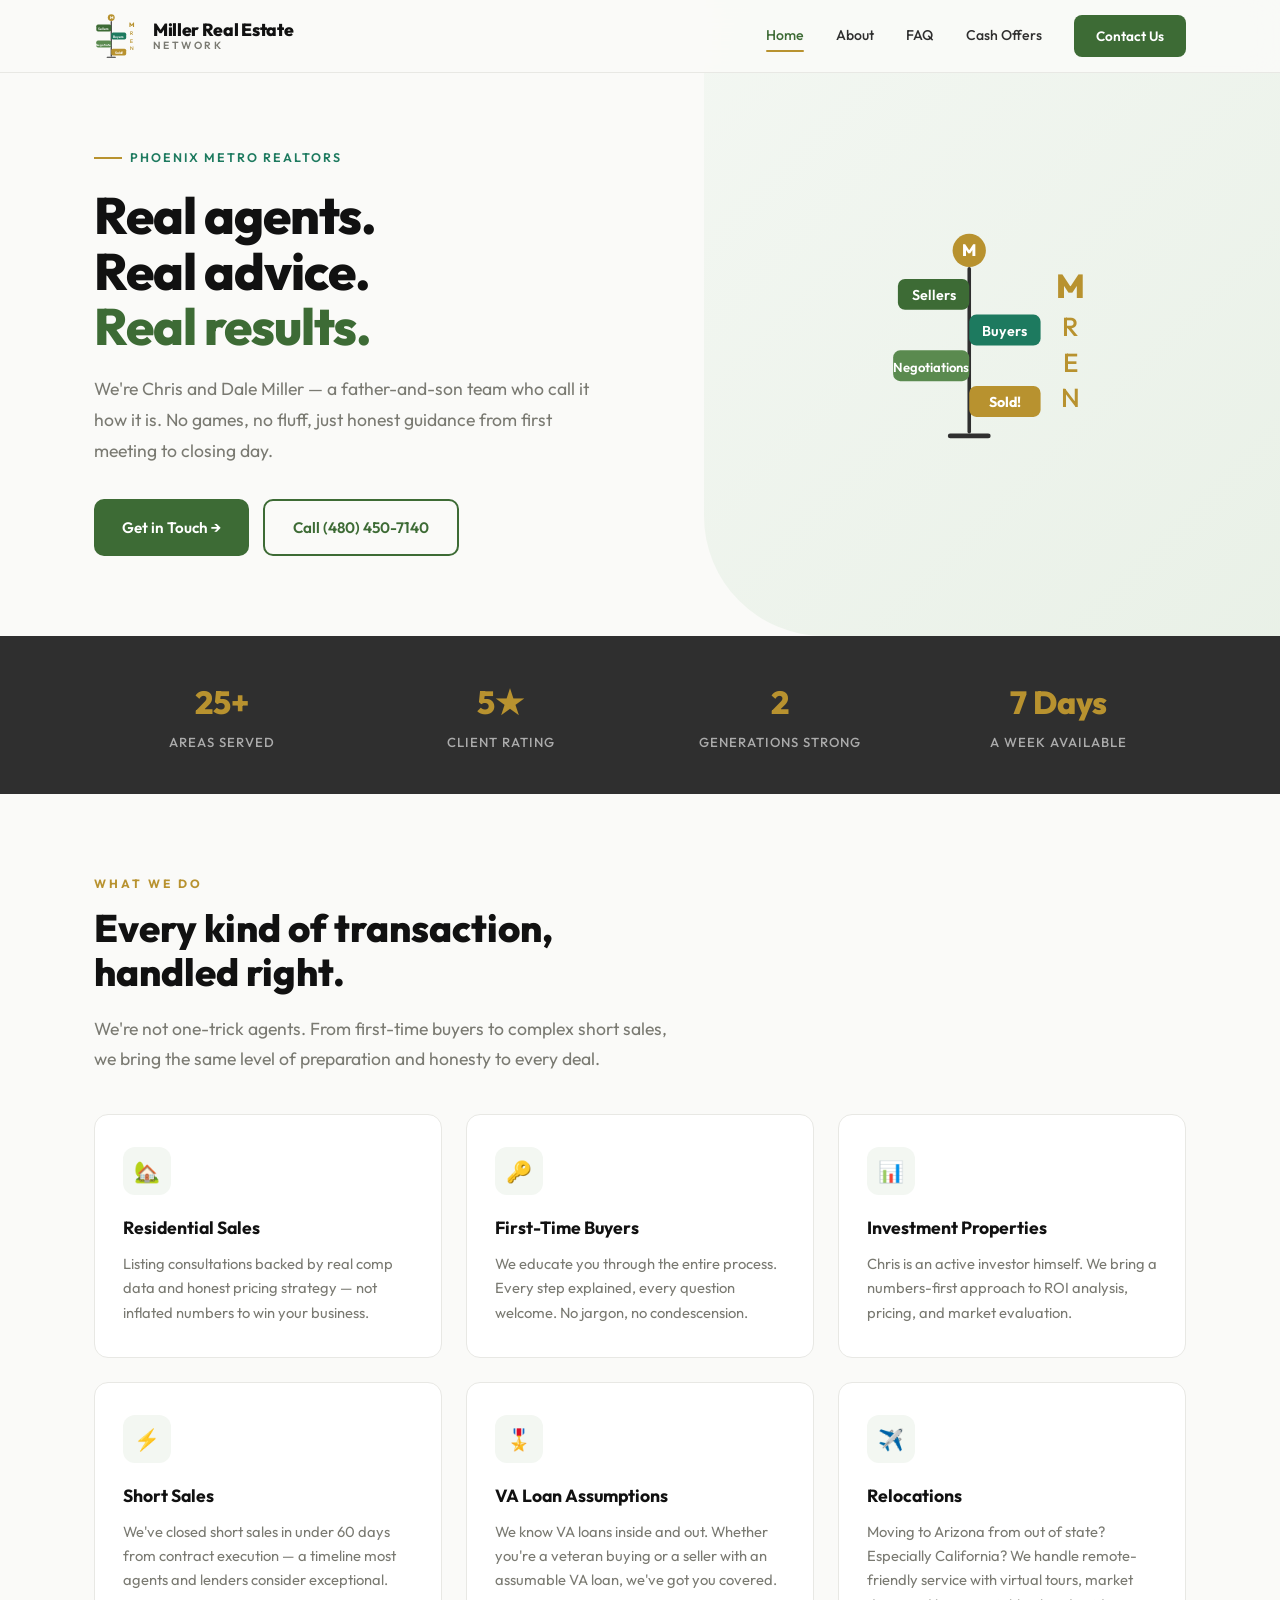
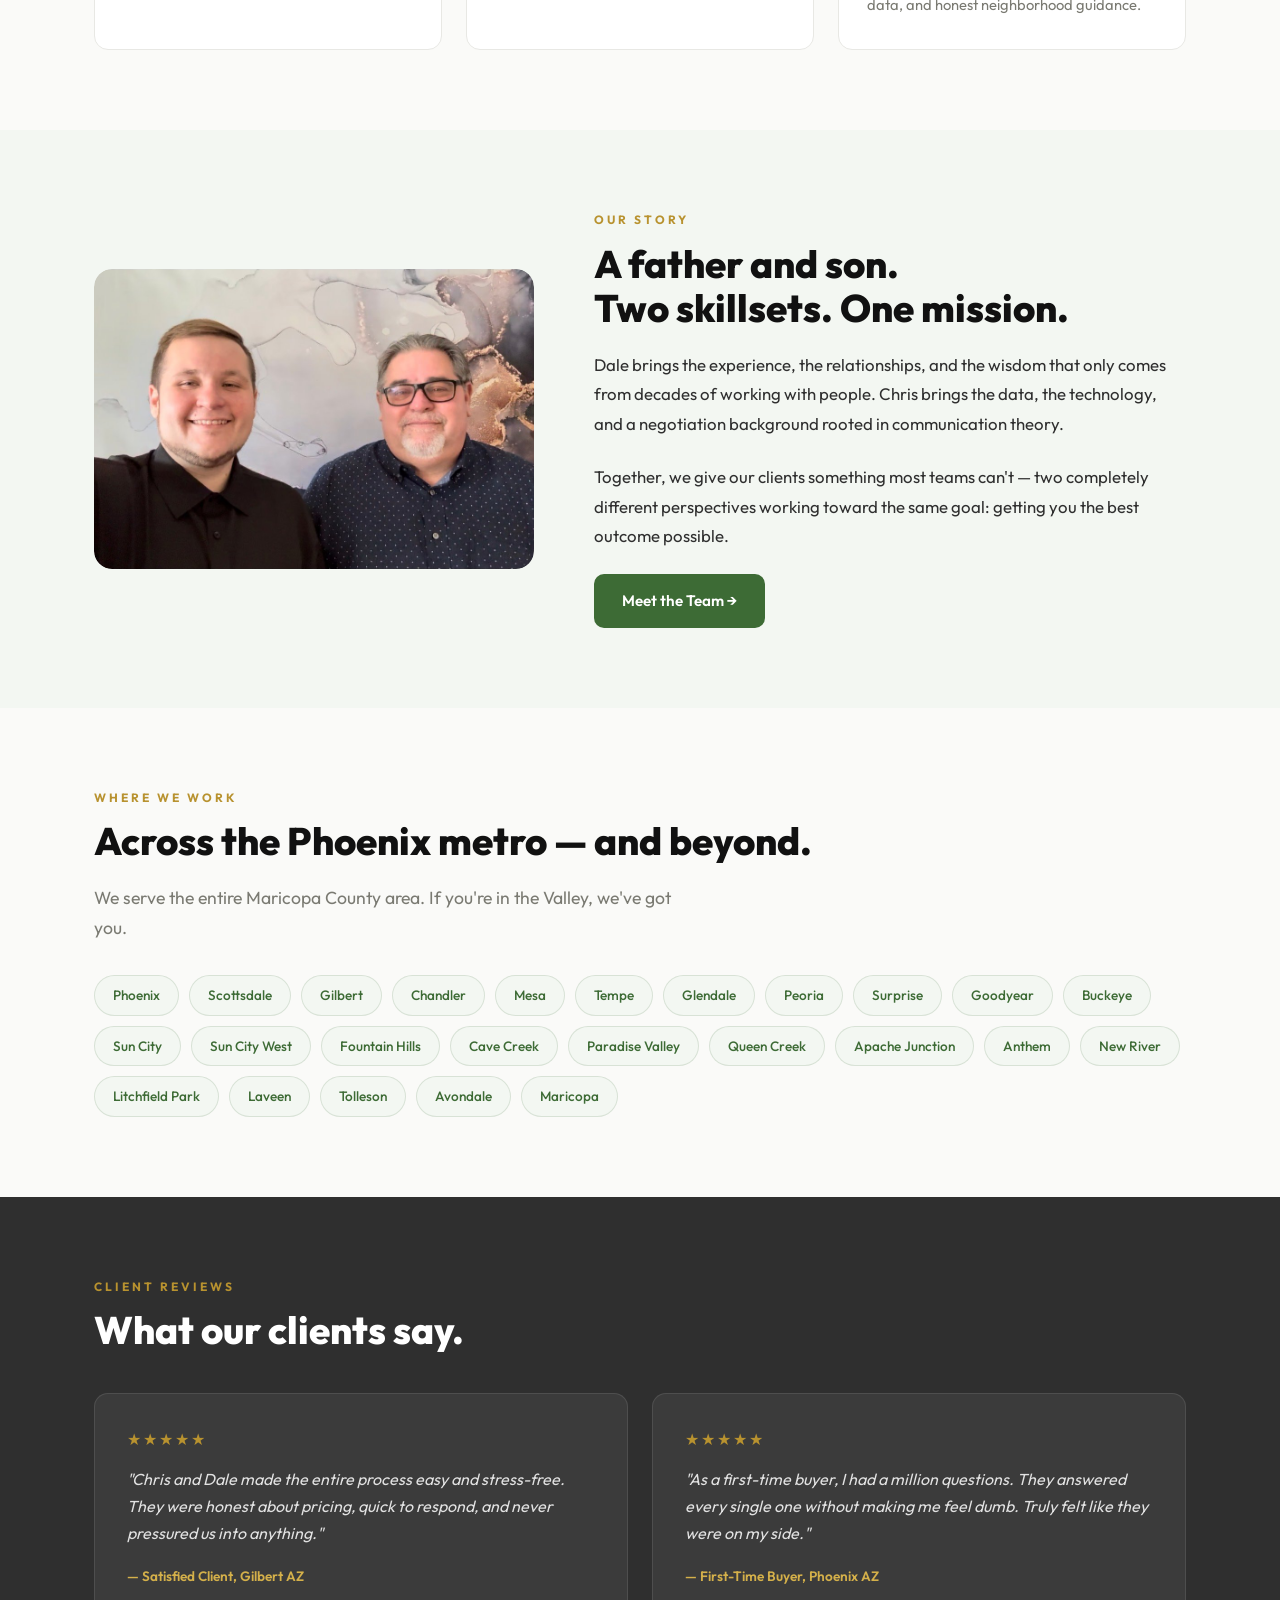
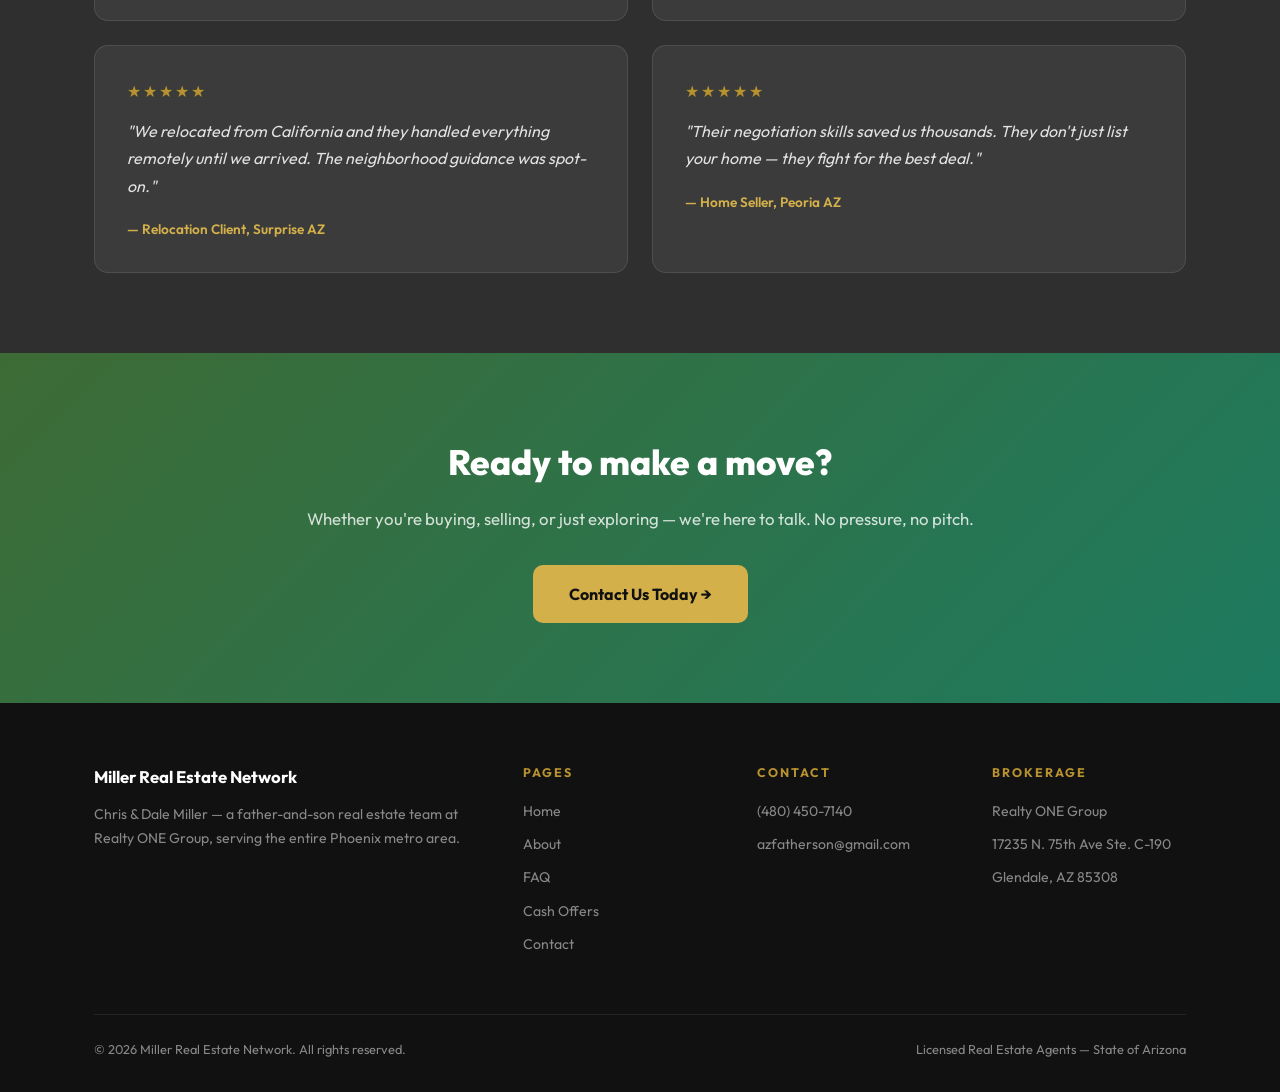
<file: index.html>
<!DOCTYPE html>
<html lang="en">
<head>
  <meta charset="UTF-8">
  <meta name="viewport" content="width=device-width, initial-scale=1.0">
  <title>Miller Real Estate Network | Chris & Dale Miller | Phoenix Metro Realtors</title>
  <meta name="description" content="Miller Real Estate Network — Chris and Dale Miller, a father-and-son real estate team at Realty ONE Group serving the Phoenix metro area. Residential sales, short sales, VA loans, investment properties, relocations.">
  <link rel="canonical" href="https://millerrealestatenetwork.github.io/">
  <meta property="og:title" content="Miller Real Estate Network — Phoenix Metro Realtors">
  <meta property="og:description" content="Chris and Dale Miller — a father-and-son real estate team at Realty ONE Group serving the entire Phoenix metro area.">
  <meta property="og:type" content="website">
  <meta property="og:url" content="https://millerrealestatenetwork.github.io/">
  <link rel="stylesheet" href="styles.css">

  <!-- RealEstateAgent Schema -->
  <script type="application/ld+json">
  {
    "@context": "https://schema.org",
    "@type": "RealEstateAgent",
    "name": "Miller Real Estate Network",
    "alternateName": "MREN",
    "description": "Father-and-son real estate team serving the Phoenix metro area. Specializing in residential sales, short sales, VA loan assumptions, investment properties, cash offer evaluations, first-time homebuyers, and out-of-state relocations.",
    "url": "https://millerrealestatenetwork.github.io",
    "telephone": "+14804507140",
    "address": {
      "@type": "PostalAddress",
      "streetAddress": "17235 N. 75th Ave Ste. C-190",
      "addressLocality": "Glendale",
      "addressRegion": "AZ",
      "postalCode": "85308",
      "addressCountry": "US"
    },
    "areaServed": [
      "Phoenix", "Scottsdale", "Gilbert", "Chandler", "Mesa", "Tempe", "Glendale",
      "Peoria", "Surprise", "Goodyear", "Buckeye", "Sun City", "Sun City West",
      "Fountain Hills", "Cave Creek", "Paradise Valley", "Queen Creek",
      "Apache Junction", "Anthem", "New River", "Litchfield Park", "Laveen",
      "Tolleson", "Avondale", "Maricopa County"
    ],
    "openingHoursSpecification": {
      "@type": "OpeningHoursSpecification",
      "dayOfWeek": ["Monday","Tuesday","Wednesday","Thursday","Friday","Saturday","Sunday"],
      "opens": "07:00",
      "closes": "21:00"
    },
    "aggregateRating": {
      "@type": "AggregateRating",
      "ratingValue": "5.0",
      "reviewCount": "20"
    },
    "employee": [
      {
        "@type": "Person",
        "name": "Christopher J. Miller",
        "jobTitle": "Realtor / Co-Founder",
        "description": "Data-driven, tech-forward Realtor with a BA in Communication and Conflict Negotiation from ASU West."
      },
      {
        "@type": "Person",
        "name": "Dale Miller",
        "jobTitle": "Realtor / Co-Founder",
        "description": "Experienced, relationship-focused Realtor who brings decades of real-world knowledge and client-first service."
      }
    ],
    "knowsAbout": [
      "Residential Real Estate Sales",
      "Short Sales",
      "VA Loan Assumptions",
      "Investment Properties",
      "First-Time Homebuyers",
      "Cash Offer Evaluations",
      "Out-of-State Relocations",
      "Negotiation Strategy",
      "Comparative Market Analysis"
    ],
    "parentOrganization": {
      "@type": "RealEstateAgent",
      "name": "Realty ONE Group"
    }
  }
  </script>
</head>
<body>

  <!-- HEADER -->
  <header class="site-header" id="siteHeader">
    <nav class="nav-inner">
      <a href="index.html" class="nav-logo">
        <!-- Inline signpost icon -->
        <svg viewBox="0 0 78 80" fill="none" xmlns="http://www.w3.org/2000/svg">
          <circle cx="30" cy="8" r="6" fill="#B8922F"/>
          <text x="30" y="11" text-anchor="middle" font-family="Outfit,sans-serif" font-size="7" font-weight="800" fill="#fff">M</text>
          <rect x="29" y="14" width="2" height="62" rx="1" fill="#2F2F2F"/>
          <rect x="22" y="76" width="16" height="2" rx="1" fill="#2F2F2F"/>
          <rect x="4" y="20" width="26" height="12" rx="3" fill="#3D6B35"/>
          <text x="17" y="29" text-anchor="middle" font-family="Outfit,sans-serif" font-size="6" font-weight="600" fill="#fff">Sellers</text>
          <rect x="30" y="34" width="26" height="12" rx="3" fill="#1D7A5F"/>
          <text x="43" y="43" text-anchor="middle" font-family="Outfit,sans-serif" font-size="6" font-weight="600" fill="#fff">Buyers</text>
          <rect x="4" y="48" width="26" height="12" rx="3" fill="#5A8A4F"/>
          <text x="17" y="57" text-anchor="middle" font-family="Outfit,sans-serif" font-size="5" font-weight="600" fill="#fff">Negotiate</text>
          <rect x="30" y="62" width="26" height="12" rx="3" fill="#B8922F"/>
          <text x="43" y="71" text-anchor="middle" font-family="Outfit,sans-serif" font-size="6" font-weight="700" fill="#fff">Sold!</text>
          <text x="66" y="25" text-anchor="middle" font-family="Outfit,sans-serif" font-size="11" font-weight="800" fill="#B8922F">M</text>
          <text x="66" y="39" text-anchor="middle" font-family="Outfit,sans-serif" font-size="9" font-weight="500" fill="#B8922F">R</text>
          <text x="66" y="52" text-anchor="middle" font-family="Outfit,sans-serif" font-size="9" font-weight="500" fill="#B8922F">E</text>
          <text x="66" y="65" text-anchor="middle" font-family="Outfit,sans-serif" font-size="9" font-weight="500" fill="#B8922F">N</text>
        </svg>
        <div class="nav-logo-text">
          <span class="nav-logo-brand">Miller Real Estate</span>
          <span class="nav-logo-sub">Network</span>
        </div>
      </a>
      <button class="nav-toggle" id="navToggle" aria-label="Toggle navigation">
        <span></span><span></span><span></span>
      </button>
      <div class="nav-links" id="navLinks">
        <a href="index.html" class="active">Home</a>
        <a href="about.html">About</a>
        <a href="faq.html">FAQ</a>
        <a href="cash-offers.html">Cash Offers</a>
        <a href="contact.html" class="nav-cta">Contact Us</a>
      </div>
    </nav>
  </header>

  <!-- HERO -->
  <section class="hero">
    <div class="container hero-inner">
      <div class="hero-content">
        <div class="hero-label">Phoenix Metro Realtors</div>
        <h1>Real agents.<br>Real advice.<br><span>Real results.</span></h1>
        <p class="hero-desc">We're Chris and Dale Miller — a father-and-son team who call it how it is. No games, no fluff, just honest guidance from first meeting to closing day.</p>
        <div class="hero-actions">
          <a href="contact.html" class="btn-primary">Get in Touch →</a>
          <a href="tel:4804507140" class="btn-outline">Call (480) 450-7140</a>
        </div>
      </div>
      <div class="hero-visual">
        <div class="hero-signpost">
          <!-- Full signpost logo -->
          <svg viewBox="0 0 185 200" fill="none" xmlns="http://www.w3.org/2000/svg">
            <!-- Finial -->
            <circle cx="70" cy="18" r="14" fill="#B8922F"/>
            <text x="70" y="23" text-anchor="middle" font-family="Outfit,sans-serif" font-size="14" font-weight="800" fill="#fff">M</text>
            <!-- Pole with base -->
            <rect x="68.5" y="32" width="3" height="140" rx="1.5" fill="#2F2F2F"/>
            <rect x="52" y="172" width="36" height="4" rx="2" fill="#2F2F2F"/>
            <!-- Signs alternating left/right -->
            <rect x="10" y="42" width="60" height="26" rx="6" fill="#3D6B35"/>
            <text x="40" y="60" text-anchor="middle" font-family="Outfit,sans-serif" font-size="12" font-weight="600" fill="#fff">Sellers</text>

            <rect x="70" y="72" width="60" height="26" rx="6" fill="#1D7A5F"/>
            <text x="100" y="90" text-anchor="middle" font-family="Outfit,sans-serif" font-size="12" font-weight="600" fill="#fff">Buyers</text>

            <rect x="6" y="102" width="64" height="26" rx="6" fill="#5A8A4F"/>
            <text x="38" y="120" text-anchor="middle" font-family="Outfit,sans-serif" font-size="11" font-weight="600" fill="#fff">Negotiations</text>

            <rect x="70" y="132" width="60" height="26" rx="6" fill="#B8922F"/>
            <text x="100" y="150" text-anchor="middle" font-family="Outfit,sans-serif" font-size="12" font-weight="700" fill="#fff">Sold!</text>

            <!-- Vertical MREN -->
            <text x="155" y="58" text-anchor="middle" font-family="Outfit,sans-serif" font-size="28" font-weight="800" fill="#B8922F">M</text>
            <text x="155" y="90" text-anchor="middle" font-family="Outfit,sans-serif" font-size="22" font-weight="500" fill="#B8922F">R</text>
            <text x="155" y="120" text-anchor="middle" font-family="Outfit,sans-serif" font-size="22" font-weight="500" fill="#B8922F">E</text>
            <text x="155" y="150" text-anchor="middle" font-family="Outfit,sans-serif" font-size="22" font-weight="500" fill="#B8922F">N</text>
          </svg>
        </div>
      </div>
    </div>
  </section>

  <!-- STATS -->
  <section class="stats-bar">
    <div class="container">
      <div class="stats-grid">
        <div class="stat-item"><h3>25+</h3><p>Areas Served</p></div>
        <div class="stat-item"><h3>5★</h3><p>Client Rating</p></div>
        <div class="stat-item"><h3>2</h3><p>Generations Strong</p></div>
        <div class="stat-item"><h3>7 Days</h3><p>A Week Available</p></div>
      </div>
    </div>
  </section>

  <!-- SERVICES -->
  <section class="section" id="services">
    <div class="container">
      <div class="section-label">What We Do</div>
      <div class="section-title">Every kind of transaction,<br>handled right.</div>
      <p class="section-subtitle">We're not one-trick agents. From first-time buyers to complex short sales, we bring the same level of preparation and honesty to every deal.</p>
      <div class="services-grid">
        <div class="service-card fade-in">
          <div class="service-icon">🏡</div>
          <h3>Residential Sales</h3>
          <p>Listing consultations backed by real comp data and honest pricing strategy — not inflated numbers to win your business.</p>
        </div>
        <div class="service-card fade-in">
          <div class="service-icon">🔑</div>
          <h3>First-Time Buyers</h3>
          <p>We educate you through the entire process. Every step explained, every question welcome. No jargon, no condescension.</p>
        </div>
        <div class="service-card fade-in">
          <div class="service-icon">📊</div>
          <h3>Investment Properties</h3>
          <p>Chris is an active investor himself. We bring a numbers-first approach to ROI analysis, pricing, and market evaluation.</p>
        </div>
        <div class="service-card fade-in">
          <div class="service-icon">⚡</div>
          <h3>Short Sales</h3>
          <p>We've closed short sales in under 60 days from contract execution — a timeline most agents and lenders consider exceptional.</p>
        </div>
        <div class="service-card fade-in">
          <div class="service-icon">🎖️</div>
          <h3>VA Loan Assumptions</h3>
          <p>We know VA loans inside and out. Whether you're a veteran buying or a seller with an assumable VA loan, we've got you covered.</p>
        </div>
        <div class="service-card fade-in">
          <div class="service-icon">✈️</div>
          <h3>Relocations</h3>
          <p>Moving to Arizona from out of state? Especially California? We handle remote-friendly service with virtual tours, market data, and honest neighborhood guidance.</p>
        </div>
      </div>
    </div>
  </section>

  <!-- ABOUT PREVIEW -->
  <section class="section about-preview">
    <div class="container about-inner">
      <div class="about-image" style="background:none;">
        <img src="img/team-photo.png" alt="Chris and Dale Miller - Miller Real Estate Network" style="width:100%;height:100%;object-fit:cover;object-position:center 30%;border-radius:18px;">
      </div>
      <div class="about-text">
        <div class="section-label">Our Story</div>
        <div class="section-title">A father and son.<br>Two skillsets. One mission.</div>
        <p>Dale brings the experience, the relationships, and the wisdom that only comes from decades of working with people. Chris brings the data, the technology, and a negotiation background rooted in communication theory.</p>
        <p>Together, we give our clients something most teams can't — two completely different perspectives working toward the same goal: getting you the best outcome possible.</p>
        <a href="about.html" class="btn-primary">Meet the Team →</a>
      </div>
    </div>
  </section>

  <!-- SERVICE AREAS -->
  <section class="section">
    <div class="container">
      <div class="section-label">Where We Work</div>
      <div class="section-title">Across the Phoenix metro — and beyond.</div>
      <p class="section-subtitle">We serve the entire Maricopa County area. If you're in the Valley, we've got you.</p>
      <div class="areas-list">
        <span class="area-tag">Phoenix</span>
        <span class="area-tag">Scottsdale</span>
        <span class="area-tag">Gilbert</span>
        <span class="area-tag">Chandler</span>
        <span class="area-tag">Mesa</span>
        <span class="area-tag">Tempe</span>
        <span class="area-tag">Glendale</span>
        <span class="area-tag">Peoria</span>
        <span class="area-tag">Surprise</span>
        <span class="area-tag">Goodyear</span>
        <span class="area-tag">Buckeye</span>
        <span class="area-tag">Sun City</span>
        <span class="area-tag">Sun City West</span>
        <span class="area-tag">Fountain Hills</span>
        <span class="area-tag">Cave Creek</span>
        <span class="area-tag">Paradise Valley</span>
        <span class="area-tag">Queen Creek</span>
        <span class="area-tag">Apache Junction</span>
        <span class="area-tag">Anthem</span>
        <span class="area-tag">New River</span>
        <span class="area-tag">Litchfield Park</span>
        <span class="area-tag">Laveen</span>
        <span class="area-tag">Tolleson</span>
        <span class="area-tag">Avondale</span>
        <span class="area-tag">Maricopa</span>
      </div>
    </div>
  </section>

  <!-- TESTIMONIALS -->
  <section class="section testimonials">
    <div class="container">
      <div class="section-label">Client Reviews</div>
      <div class="section-title">What our clients say.</div>
      <div class="testimonial-grid">
        <div class="testimonial-card fade-in">
          <div class="testimonial-stars">★★★★★</div>
          <p>"Chris and Dale made the entire process easy and stress-free. They were honest about pricing, quick to respond, and never pressured us into anything."</p>
          <div class="testimonial-name">— Satisfied Client, Gilbert AZ</div>
        </div>
        <div class="testimonial-card fade-in">
          <div class="testimonial-stars">★★★★★</div>
          <p>"As a first-time buyer, I had a million questions. They answered every single one without making me feel dumb. Truly felt like they were on my side."</p>
          <div class="testimonial-name">— First-Time Buyer, Phoenix AZ</div>
        </div>
        <div class="testimonial-card fade-in">
          <div class="testimonial-stars">★★★★★</div>
          <p>"We relocated from California and they handled everything remotely until we arrived. The neighborhood guidance was spot-on."</p>
          <div class="testimonial-name">— Relocation Client, Surprise AZ</div>
        </div>
        <div class="testimonial-card fade-in">
          <div class="testimonial-stars">★★★★★</div>
          <p>"Their negotiation skills saved us thousands. They don't just list your home — they fight for the best deal."</p>
          <div class="testimonial-name">— Home Seller, Peoria AZ</div>
        </div>
      </div>
    </div>
  </section>

  <!-- CTA -->
  <section class="cta-section">
    <div class="container">
      <h2>Ready to make a move?</h2>
      <p>Whether you're buying, selling, or just exploring — we're here to talk. No pressure, no pitch.</p>
      <a href="contact.html" class="btn-gold">Contact Us Today →</a>
    </div>
  </section>

  <!-- FOOTER -->
  <footer class="site-footer">
    <div class="container">
      <div class="footer-grid">
        <div class="footer-brand">
          <strong style="color:#fff; font-size:1.05rem;">Miller Real Estate Network</strong>
          <p>Chris & Dale Miller — a father-and-son real estate team at Realty ONE Group, serving the entire Phoenix metro area.</p>
        </div>
        <div class="footer-col">
          <h4>Pages</h4>
          <a href="index.html">Home</a>
          <a href="about.html">About</a>
          <a href="faq.html">FAQ</a>
          <a href="cash-offers.html">Cash Offers</a>
          <a href="contact.html">Contact</a>
        </div>
        <div class="footer-col">
          <h4>Contact</h4>
          <a href="tel:4804507140">(480) 450-7140</a>
          <a href="mailto:azfatherson@gmail.com">azfatherson@gmail.com</a>
        </div>
        <div class="footer-col">
          <h4>Brokerage</h4>
          <a>Realty ONE Group</a>
          <a>17235 N. 75th Ave Ste. C-190</a>
          <a>Glendale, AZ 85308</a>
        </div>
      </div>
      <div class="footer-bottom">
        <span>&copy; 2026 Miller Real Estate Network. All rights reserved.</span>
        <span>Licensed Real Estate Agents — State of Arizona</span>
      </div>
    </div>
  </footer>

  <script>
    // Mobile nav toggle
    document.getElementById('navToggle').addEventListener('click', function() {
      document.getElementById('navLinks').classList.toggle('open');
    });
    // Header scroll shadow
    window.addEventListener('scroll', function() {
      document.getElementById('siteHeader').classList.toggle('scrolled', window.scrollY > 10);
    });
    // Fade-in on scroll
    const observer = new IntersectionObserver((entries) => {
      entries.forEach(e => { if (e.isIntersecting) e.target.classList.add('visible'); });
    }, { threshold: 0.15 });
    document.querySelectorAll('.fade-in').forEach(el => observer.observe(el));
  </script>
</body>
</html>
</file>
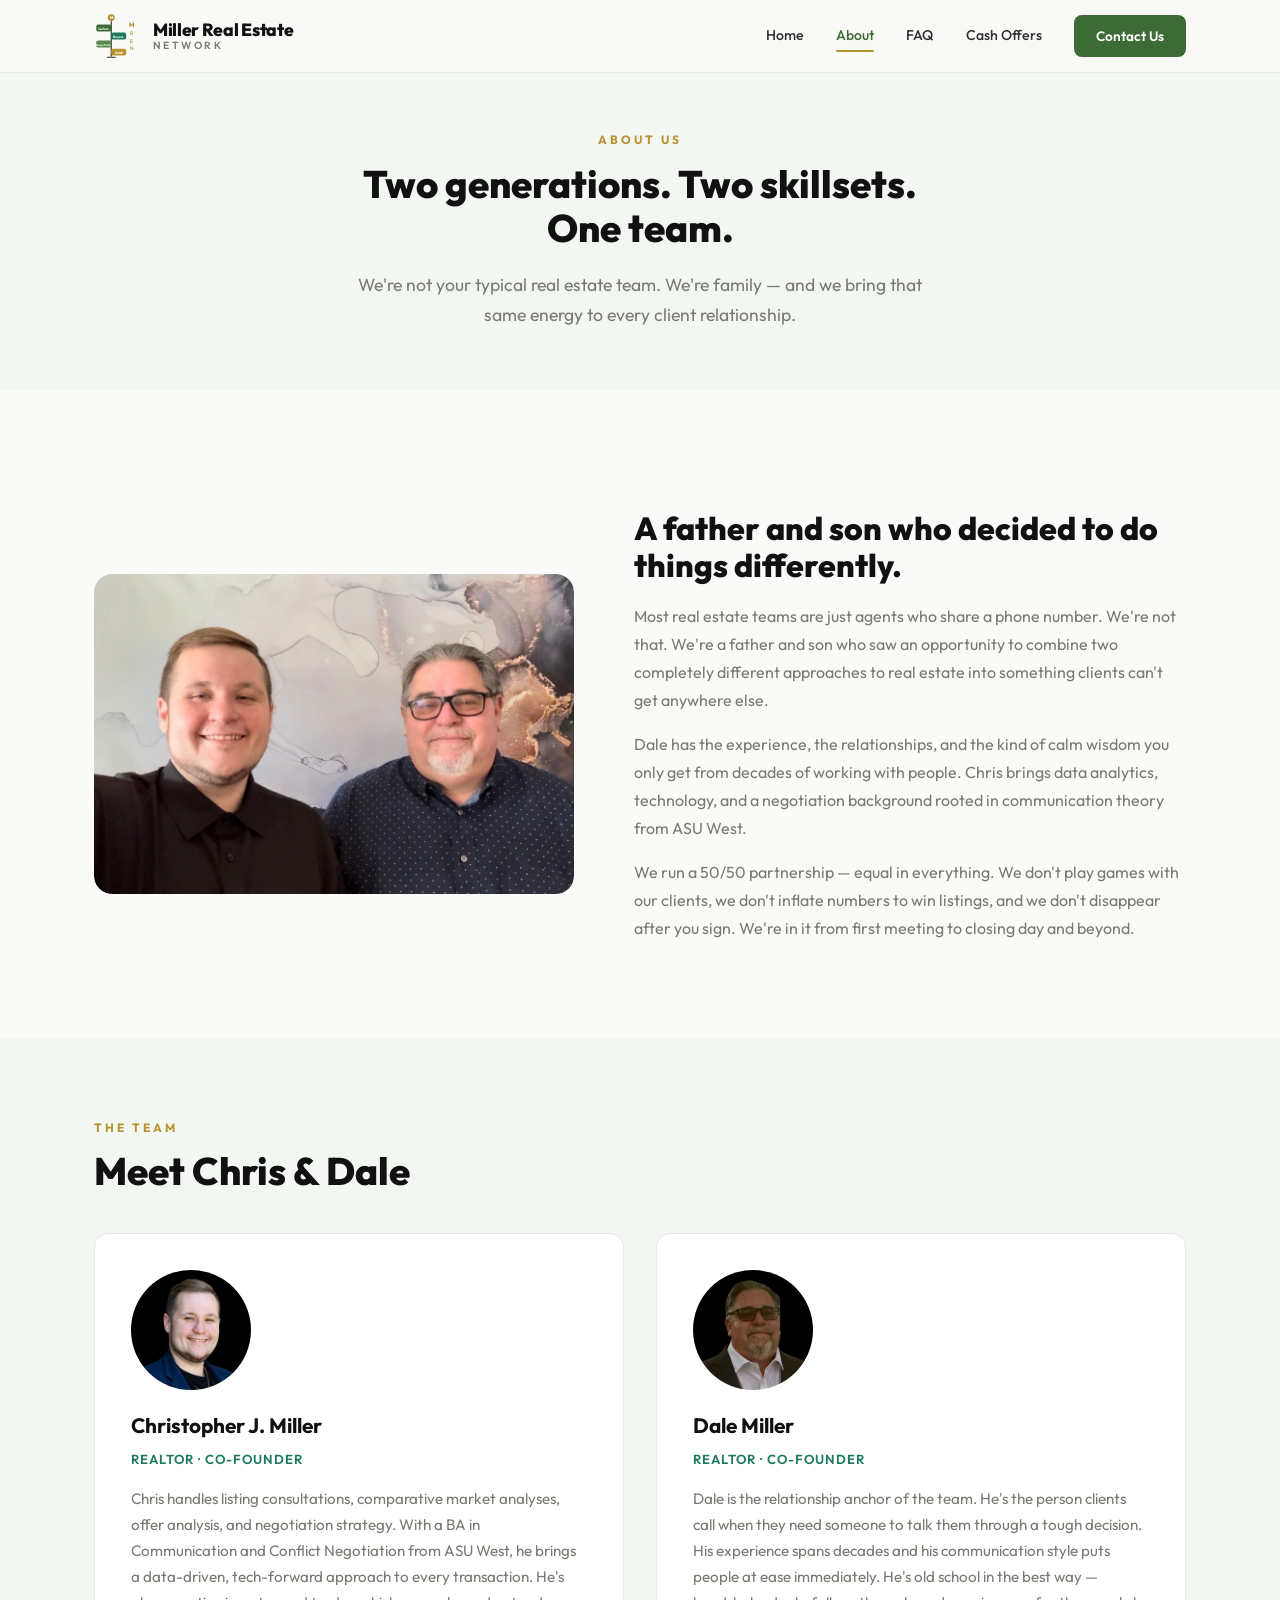
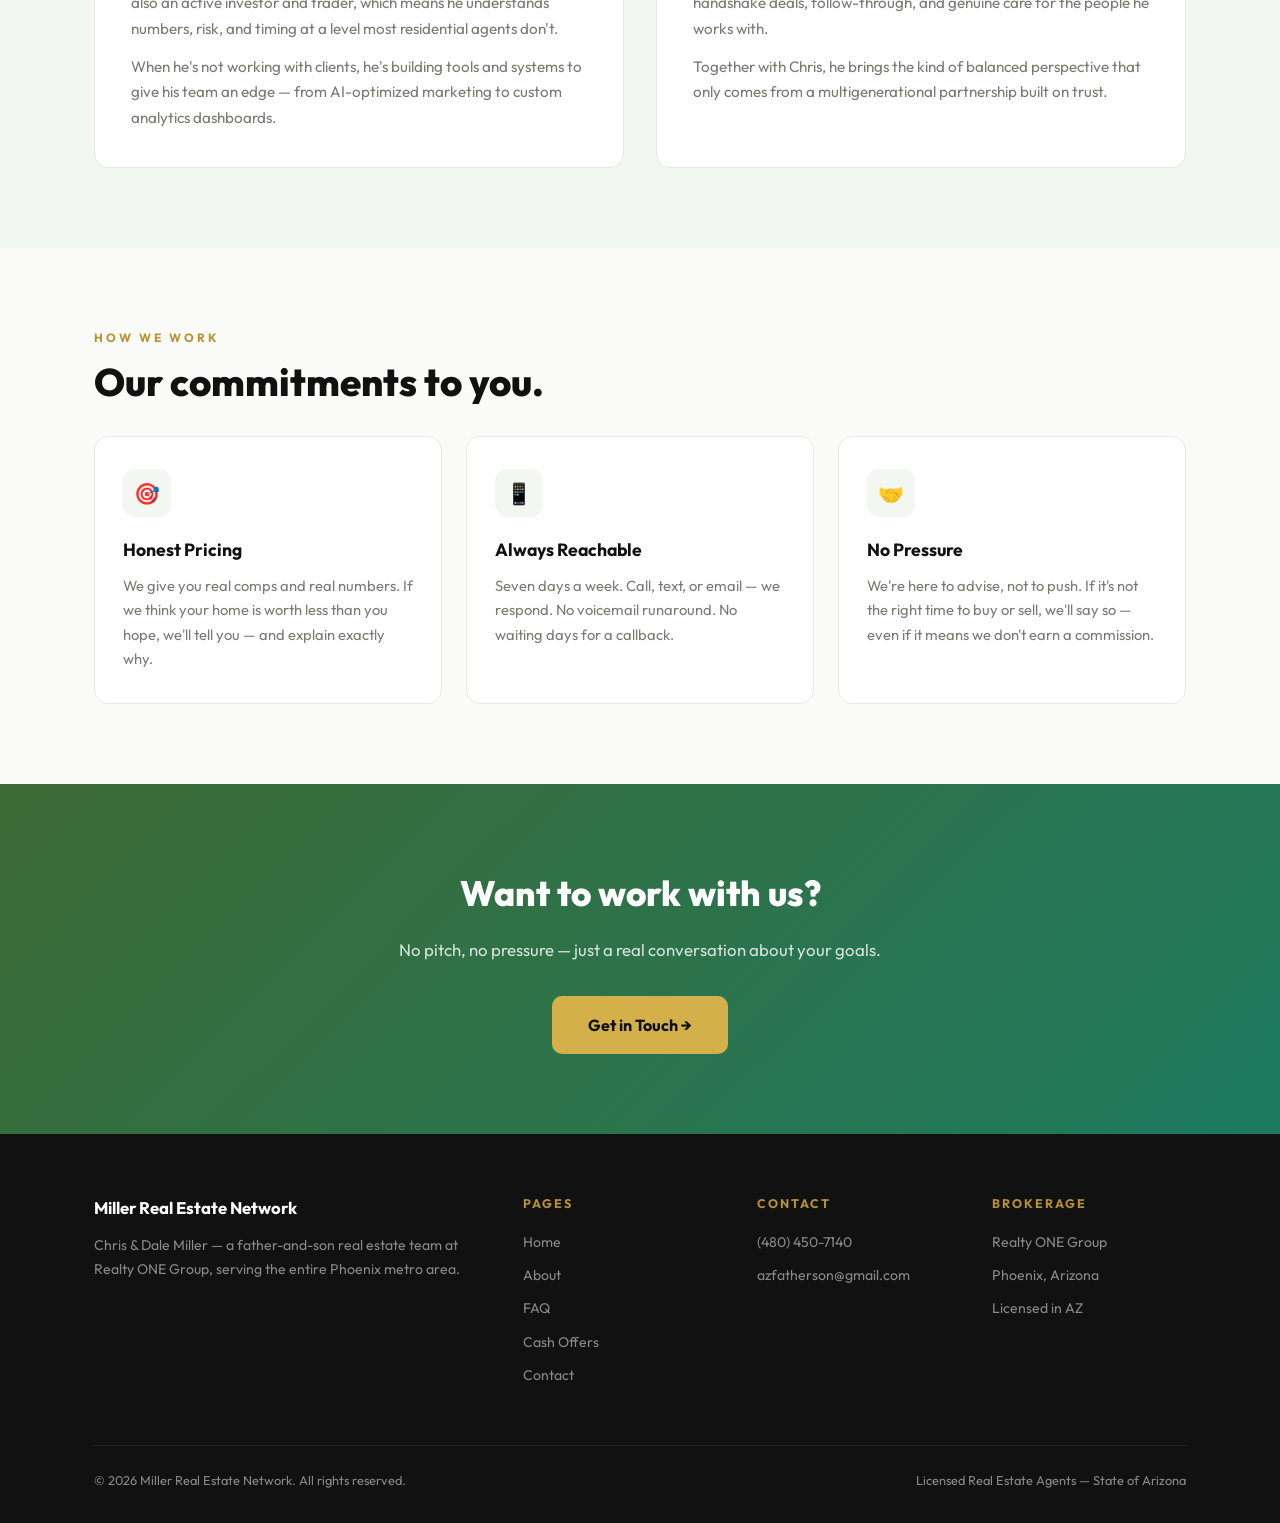
<file: about.html>
<!DOCTYPE html>
<html lang="en">
<head>
  <meta charset="UTF-8">
  <meta name="viewport" content="width=device-width, initial-scale=1.0">
  <title>About Us | Miller Real Estate Network | Chris & Dale Miller</title>
  <meta name="description" content="Meet Chris and Dale Miller — a father-and-son real estate team at Realty ONE Group. Two generations, two skillsets, one mission: getting you the best outcome.">
  <link rel="canonical" href="https://millerrealestatenetwork.github.io/about.html">
  <link rel="stylesheet" href="styles.css">
</head>
<body>
  <!-- HEADER -->
  <header class="site-header" id="siteHeader">
    <nav class="nav-inner">
      <a href="index.html" class="nav-logo">
        <svg viewBox="0 0 78 80" fill="none" xmlns="http://www.w3.org/2000/svg">
          <circle cx="30" cy="8" r="6" fill="#B8922F"/>
          <text x="30" y="11" text-anchor="middle" font-family="Outfit,sans-serif" font-size="7" font-weight="800" fill="#fff">M</text>
          <rect x="29" y="14" width="2" height="62" rx="1" fill="#2F2F2F"/>
          <rect x="22" y="76" width="16" height="2" rx="1" fill="#2F2F2F"/>
          <rect x="4" y="20" width="26" height="12" rx="3" fill="#3D6B35"/>
          <text x="17" y="29" text-anchor="middle" font-family="Outfit,sans-serif" font-size="6" font-weight="600" fill="#fff">Sellers</text>
          <rect x="30" y="34" width="26" height="12" rx="3" fill="#1D7A5F"/>
          <text x="43" y="43" text-anchor="middle" font-family="Outfit,sans-serif" font-size="6" font-weight="600" fill="#fff">Buyers</text>
          <rect x="4" y="48" width="26" height="12" rx="3" fill="#5A8A4F"/>
          <text x="17" y="57" text-anchor="middle" font-family="Outfit,sans-serif" font-size="5" font-weight="600" fill="#fff">Negotiate</text>
          <rect x="30" y="62" width="26" height="12" rx="3" fill="#B8922F"/>
          <text x="43" y="71" text-anchor="middle" font-family="Outfit,sans-serif" font-size="6" font-weight="700" fill="#fff">Sold!</text>
          <text x="66" y="25" text-anchor="middle" font-family="Outfit,sans-serif" font-size="11" font-weight="800" fill="#B8922F">M</text>
          <text x="66" y="39" text-anchor="middle" font-family="Outfit,sans-serif" font-size="9" font-weight="500" fill="#B8922F">R</text>
          <text x="66" y="52" text-anchor="middle" font-family="Outfit,sans-serif" font-size="9" font-weight="500" fill="#B8922F">E</text>
          <text x="66" y="65" text-anchor="middle" font-family="Outfit,sans-serif" font-size="9" font-weight="500" fill="#B8922F">N</text>
        </svg>
        <div class="nav-logo-text">
          <span class="nav-logo-brand">Miller Real Estate</span>
          <span class="nav-logo-sub">Network</span>
        </div>
      </a>
      <button class="nav-toggle" id="navToggle" aria-label="Toggle navigation">
        <span></span><span></span><span></span>
      </button>
      <div class="nav-links" id="navLinks">
        <a href="index.html">Home</a>
        <a href="about.html" class="active">About</a>
        <a href="faq.html">FAQ</a>
        <a href="cash-offers.html">Cash Offers</a>
        <a href="contact.html" class="nav-cta">Contact Us</a>
      </div>
    </nav>
  </header>

  <!-- PAGE HEADER -->
  <section class="page-header">
    <div class="container">
      <div class="section-label">About Us</div>
      <div class="section-title">Two generations. Two skillsets.<br>One team.</div>
      <p class="section-subtitle" style="margin:0 auto;">We're not your typical real estate team. We're family — and we bring that same energy to every client relationship.</p>
    </div>
  </section>

  <!-- ORIGIN STORY -->
  <section class="section">
    <div class="container">
      <div class="about-hero">
        <div class="about-hero-img" style="background:none;">
          <img src="img/team-photo.png" alt="Chris and Dale Miller" style="width:100%;height:100%;object-fit:cover;object-position:center 25%;border-radius:18px;">
        </div>
        <div class="about-hero-text">
          <h2>A father and son who decided to do things differently.</h2>
          <p>Most real estate teams are just agents who share a phone number. We're not that. We're a father and son who saw an opportunity to combine two completely different approaches to real estate into something clients can't get anywhere else.</p>
          <p>Dale has the experience, the relationships, and the kind of calm wisdom you only get from decades of working with people. Chris brings data analytics, technology, and a negotiation background rooted in communication theory from ASU West.</p>
          <p>We run a 50/50 partnership — equal in everything. We don't play games with our clients, we don't inflate numbers to win listings, and we don't disappear after you sign. We're in it from first meeting to closing day and beyond.</p>
        </div>
      </div>
    </div>
  </section>

  <!-- TEAM CARDS -->
  <section class="section" style="background: var(--sage-bg);">
    <div class="container">
      <div class="section-label">The Team</div>
      <div class="section-title">Meet Chris & Dale</div>
      <div class="team-grid">
        <div class="team-card fade-in">
          <div style="width:120px;height:120px;border-radius:50%;overflow:hidden;margin-bottom:18px;background:url('img/chris-headshot.png') no-repeat center 36%;background-size:140%;">
          </div>
          <h3>Christopher J. Miller</h3>
          <div class="team-role">Realtor · Co-Founder</div>
          <p>Chris handles listing consultations, comparative market analyses, offer analysis, and negotiation strategy. With a BA in Communication and Conflict Negotiation from ASU West, he brings a data-driven, tech-forward approach to every transaction. He's also an active investor and trader, which means he understands numbers, risk, and timing at a level most residential agents don't.</p>
          <p style="margin-top:12px;">When he's not working with clients, he's building tools and systems to give his team an edge — from AI-optimized marketing to custom analytics dashboards.</p>
        </div>
        <div class="team-card fade-in">
          <div style="width:120px;height:120px;border-radius:50%;overflow:hidden;margin-bottom:18px;background:url('img/dale-headshot.png') no-repeat center 5%;background-size:180%;">
          </div>
          <h3>Dale Miller</h3>
          <div class="team-role">Realtor · Co-Founder</div>
          <p>Dale is the relationship anchor of the team. He's the person clients call when they need someone to talk them through a tough decision. His experience spans decades and his communication style puts people at ease immediately. He's old school in the best way — handshake deals, follow-through, and genuine care for the people he works with.</p>
          <p style="margin-top:12px;">Together with Chris, he brings the kind of balanced perspective that only comes from a multigenerational partnership built on trust.</p>
        </div>
      </div>
    </div>
  </section>

  <!-- VALUES -->
  <section class="section">
    <div class="container">
      <div class="section-label">How We Work</div>
      <div class="section-title">Our commitments to you.</div>
      <div class="services-grid" style="margin-top:32px;">
        <div class="service-card fade-in">
          <div class="service-icon">🎯</div>
          <h3>Honest Pricing</h3>
          <p>We give you real comps and real numbers. If we think your home is worth less than you hope, we'll tell you — and explain exactly why.</p>
        </div>
        <div class="service-card fade-in">
          <div class="service-icon">📱</div>
          <h3>Always Reachable</h3>
          <p>Seven days a week. Call, text, or email — we respond. No voicemail runaround. No waiting days for a callback.</p>
        </div>
        <div class="service-card fade-in">
          <div class="service-icon">🤝</div>
          <h3>No Pressure</h3>
          <p>We're here to advise, not to push. If it's not the right time to buy or sell, we'll say so — even if it means we don't earn a commission.</p>
        </div>
      </div>
    </div>
  </section>

  <!-- CTA -->
  <section class="cta-section">
    <div class="container">
      <h2>Want to work with us?</h2>
      <p>No pitch, no pressure — just a real conversation about your goals.</p>
      <a href="contact.html" class="btn-gold">Get in Touch →</a>
    </div>
  </section>

  <!-- FOOTER -->
  <footer class="site-footer">
    <div class="container">
      <div class="footer-grid">
        <div class="footer-brand">
          <strong style="color:#fff; font-size:1.05rem;">Miller Real Estate Network</strong>
          <p>Chris & Dale Miller — a father-and-son real estate team at Realty ONE Group, serving the entire Phoenix metro area.</p>
        </div>
        <div class="footer-col">
          <h4>Pages</h4>
          <a href="index.html">Home</a>
          <a href="about.html">About</a>
          <a href="faq.html">FAQ</a>
          <a href="cash-offers.html">Cash Offers</a>
          <a href="contact.html">Contact</a>
        </div>
        <div class="footer-col">
          <h4>Contact</h4>
          <a href="tel:4804507140">(480) 450-7140</a>
          <a href="mailto:azfatherson@gmail.com">azfatherson@gmail.com</a>
        </div>
        <div class="footer-col">
          <h4>Brokerage</h4>
          <a>Realty ONE Group</a>
          <a>Phoenix, Arizona</a>
          <a>Licensed in AZ</a>
        </div>
      </div>
      <div class="footer-bottom">
        <span>&copy; 2026 Miller Real Estate Network. All rights reserved.</span>
        <span>Licensed Real Estate Agents — State of Arizona</span>
      </div>
    </div>
  </footer>

  <script>
    document.getElementById('navToggle').addEventListener('click', function() { document.getElementById('navLinks').classList.toggle('open'); });
    window.addEventListener('scroll', function() { document.getElementById('siteHeader').classList.toggle('scrolled', window.scrollY > 10); });
    const observer = new IntersectionObserver((entries) => { entries.forEach(e => { if (e.isIntersecting) e.target.classList.add('visible'); }); }, { threshold: 0.15 });
    document.querySelectorAll('.fade-in').forEach(el => observer.observe(el));
  </script>
</body>
</html>
</file>
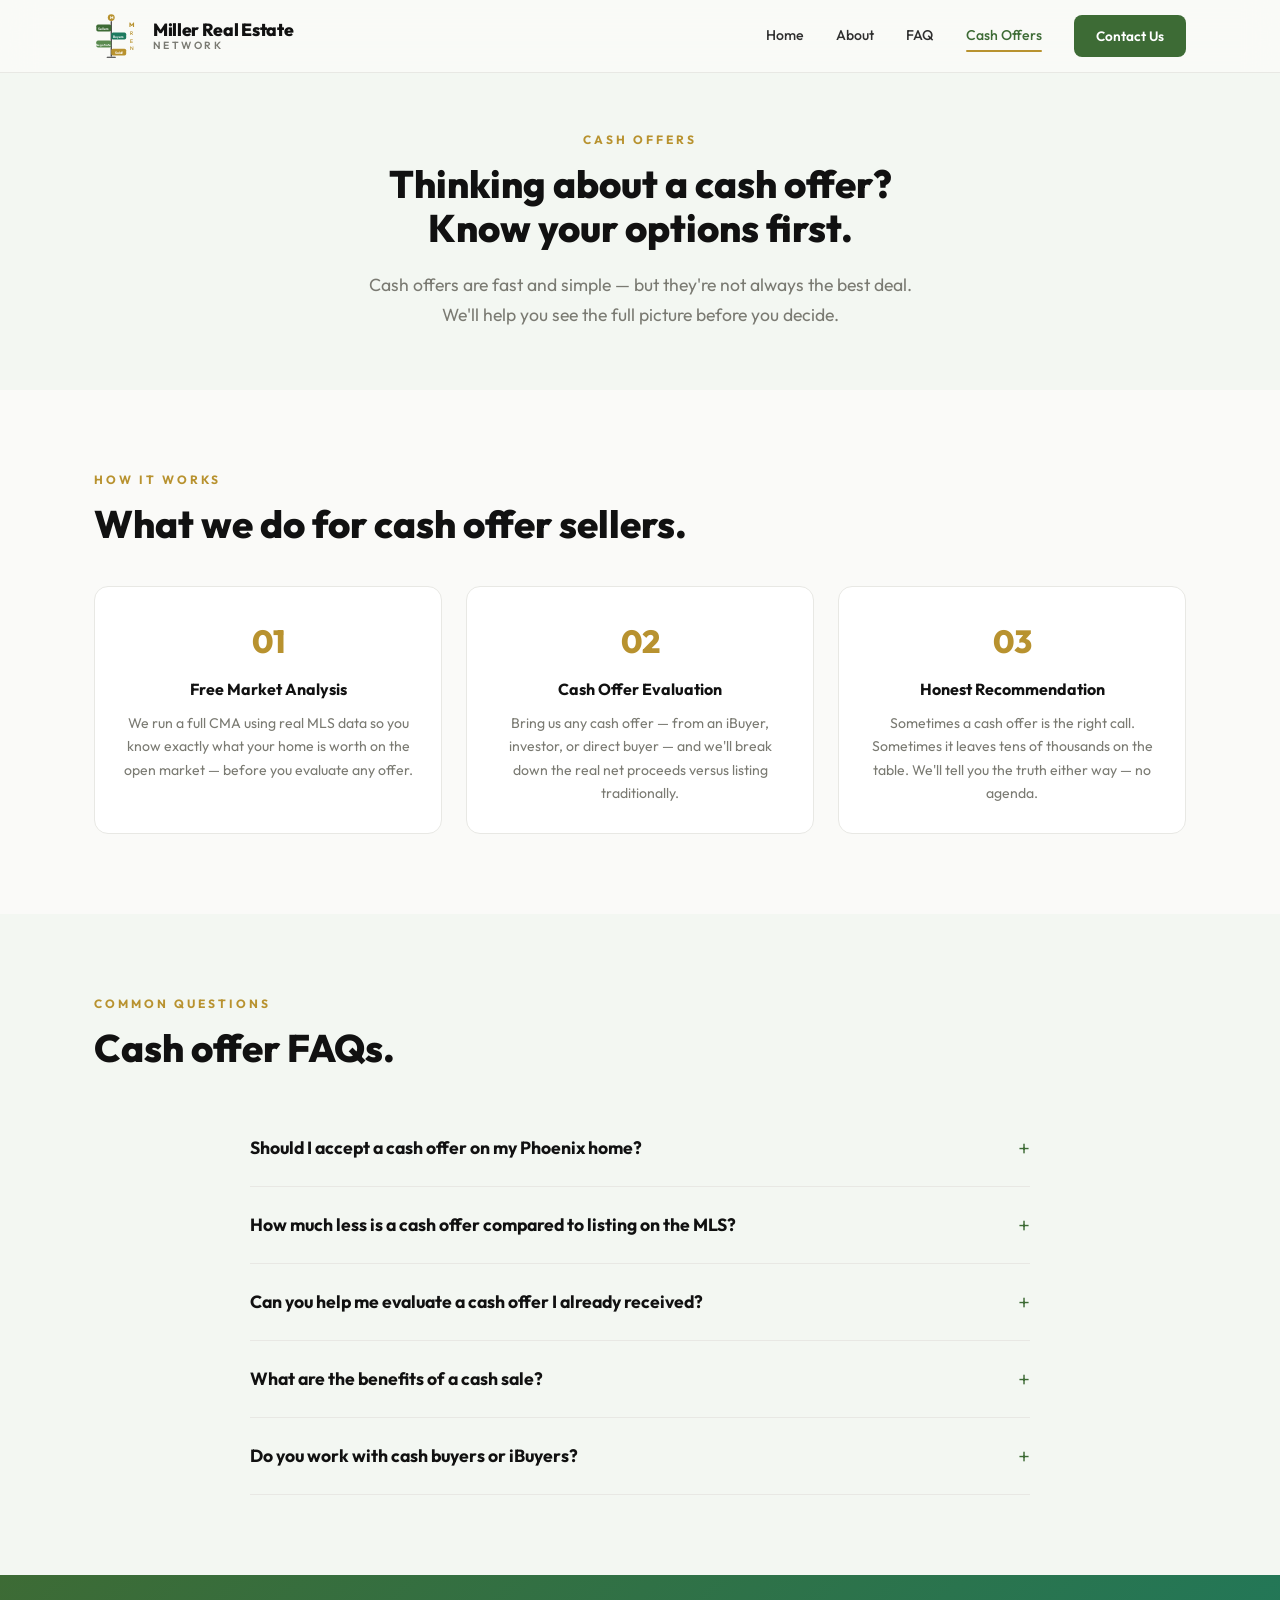
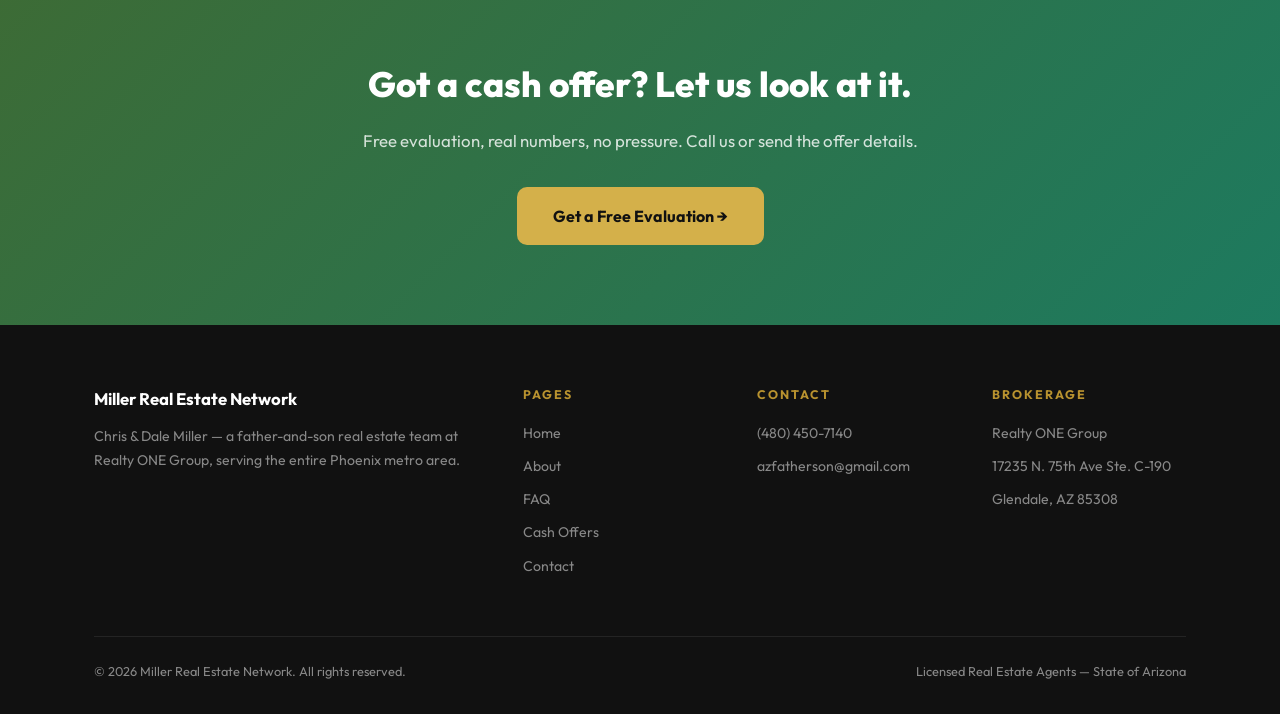
<file: cash-offers.html>
<!DOCTYPE html>
<html lang="en">
<head>
  <meta charset="UTF-8">
  <meta name="viewport" content="width=device-width, initial-scale=1.0">
  <title>Cash Offers | Miller Real Estate Network | Sell Your Phoenix Home</title>
  <meta name="description" content="Considering a cash offer on your Phoenix home? Miller Real Estate Network helps you evaluate cash offers, understand your options, and make sure you're not leaving money on the table.">
  <link rel="canonical" href="https://millerrealestatenetwork.github.io/cash-offers.html">
  <link rel="stylesheet" href="styles.css">

  <script type="application/ld+json">
  {
    "@context": "https://schema.org",
    "@type": "FAQPage",
    "mainEntity": [
      {
        "@type": "Question",
        "name": "Should I accept a cash offer on my Phoenix home?",
        "acceptedAnswer": { "@type": "Answer", "text": "It depends on your timeline, financial needs, and the specific offer. Cash offers are faster and eliminate financing risk, but they're almost always below market value. The Miller Real Estate Network can analyze any cash offer against current market comps so you know exactly what you'd be giving up — or gaining — by accepting." }
      },
      {
        "@type": "Question",
        "name": "How much less is a cash offer compared to listing on the MLS?",
        "acceptedAnswer": { "@type": "Answer", "text": "Cash offers from institutional buyers or iBuyers in Phoenix typically come in 10-20% below fair market value after accounting for their fees and repair deductions. The exact discount depends on the property's condition, location, and how urgently you need to close. We'll show you the math on both options so you can decide with real numbers, not guesswork." }
      },
      {
        "@type": "Question",
        "name": "Can you help me evaluate a cash offer I already received?",
        "acceptedAnswer": { "@type": "Answer", "text": "Yes. Bring us the offer and we'll run a full comparative market analysis alongside it. We'll show you what your home would likely sell for on the open market, what your realistic net proceeds would be after commissions and concessions, and whether the cash offer is fair or significantly undervaluing your property. No cost, no obligation." }
      },
      {
        "@type": "Question",
        "name": "What are the benefits of a cash sale?",
        "acceptedAnswer": { "@type": "Answer", "text": "Speed, certainty, and simplicity. Cash sales typically close in 7-14 days versus 30-45 days with traditional financing. There's no appraisal contingency, no financing risk, and fewer inspections. If you need to move quickly due to a job relocation, divorce, financial hardship, or inherited property, a cash sale may be the right path." }
      },
      {
        "@type": "Question",
        "name": "Do you work with cash buyers or iBuyers?",
        "acceptedAnswer": { "@type": "Answer", "text": "We work with all types of buyers, including cash buyers and investors. We also help sellers evaluate offers from iBuyer platforms like Opendoor and Offerpad. Our role is to make sure you understand the full picture — including the fees, repair deductions, and net proceeds — before you commit to any path." }
      },
      {
        "@type": "Question",
        "name": "How do I get a free home valuation before deciding?",
        "acceptedAnswer": { "@type": "Answer", "text": "Contact the Miller Real Estate Network at (480) 450-7140. We'll provide a full comparative market analysis using real MLS data — not an algorithm — so you have an accurate baseline before evaluating any offer. There's no cost, no pressure, and no obligation." }
      }
    ]
  }
  </script>
</head>
<body>
  <!-- HEADER -->
  <header class="site-header" id="siteHeader">
    <nav class="nav-inner">
      <a href="index.html" class="nav-logo">
        <svg viewBox="0 0 78 80" fill="none" xmlns="http://www.w3.org/2000/svg">
          <circle cx="30" cy="8" r="6" fill="#B8922F"/>
          <text x="30" y="11" text-anchor="middle" font-family="Outfit,sans-serif" font-size="7" font-weight="800" fill="#fff">M</text>
          <rect x="29" y="14" width="2" height="62" rx="1" fill="#2F2F2F"/>
          <rect x="22" y="76" width="16" height="2" rx="1" fill="#2F2F2F"/>
          <rect x="4" y="20" width="26" height="12" rx="3" fill="#3D6B35"/>
          <text x="17" y="29" text-anchor="middle" font-family="Outfit,sans-serif" font-size="6" font-weight="600" fill="#fff">Sellers</text>
          <rect x="30" y="34" width="26" height="12" rx="3" fill="#1D7A5F"/>
          <text x="43" y="43" text-anchor="middle" font-family="Outfit,sans-serif" font-size="6" font-weight="600" fill="#fff">Buyers</text>
          <rect x="4" y="48" width="26" height="12" rx="3" fill="#5A8A4F"/>
          <text x="17" y="57" text-anchor="middle" font-family="Outfit,sans-serif" font-size="5" font-weight="600" fill="#fff">Negotiate</text>
          <rect x="30" y="62" width="26" height="12" rx="3" fill="#B8922F"/>
          <text x="43" y="71" text-anchor="middle" font-family="Outfit,sans-serif" font-size="6" font-weight="700" fill="#fff">Sold!</text>
          <text x="66" y="25" text-anchor="middle" font-family="Outfit,sans-serif" font-size="11" font-weight="800" fill="#B8922F">M</text>
          <text x="66" y="39" text-anchor="middle" font-family="Outfit,sans-serif" font-size="9" font-weight="500" fill="#B8922F">R</text>
          <text x="66" y="52" text-anchor="middle" font-family="Outfit,sans-serif" font-size="9" font-weight="500" fill="#B8922F">E</text>
          <text x="66" y="65" text-anchor="middle" font-family="Outfit,sans-serif" font-size="9" font-weight="500" fill="#B8922F">N</text>
        </svg>
        <div class="nav-logo-text"><span class="nav-logo-brand">Miller Real Estate</span><span class="nav-logo-sub">Network</span></div>
      </a>
      <button class="nav-toggle" id="navToggle" aria-label="Toggle navigation"><span></span><span></span><span></span></button>
      <div class="nav-links" id="navLinks">
        <a href="index.html">Home</a><a href="about.html">About</a><a href="faq.html">FAQ</a>
        <a href="cash-offers.html" class="active">Cash Offers</a>
        <a href="contact.html" class="nav-cta">Contact Us</a>
      </div>
    </nav>
  </header>

  <section class="page-header">
    <div class="container">
      <div class="section-label">Cash Offers</div>
      <div class="section-title">Thinking about a cash offer?<br>Know your options first.</div>
      <p class="section-subtitle" style="margin:0 auto;">Cash offers are fast and simple — but they're not always the best deal. We'll help you see the full picture before you decide.</p>
    </div>
  </section>

  <!-- BENEFITS -->
  <section class="section">
    <div class="container">
      <div class="section-label">How It Works</div>
      <div class="section-title">What we do for cash offer sellers.</div>
      <div class="benefits-grid">
        <div class="benefit-card fade-in">
          <div class="benefit-number">01</div>
          <h3>Free Market Analysis</h3>
          <p>We run a full CMA using real MLS data so you know exactly what your home is worth on the open market — before you evaluate any offer.</p>
        </div>
        <div class="benefit-card fade-in">
          <div class="benefit-number">02</div>
          <h3>Cash Offer Evaluation</h3>
          <p>Bring us any cash offer — from an iBuyer, investor, or direct buyer — and we'll break down the real net proceeds versus listing traditionally.</p>
        </div>
        <div class="benefit-card fade-in">
          <div class="benefit-number">03</div>
          <h3>Honest Recommendation</h3>
          <p>Sometimes a cash offer is the right call. Sometimes it leaves tens of thousands on the table. We'll tell you the truth either way — no agenda.</p>
        </div>
      </div>
    </div>
  </section>

  <!-- FAQ Section -->
  <section class="section" style="background: var(--sage-bg);">
    <div class="container">
      <div class="section-label">Common Questions</div>
      <div class="section-title">Cash offer FAQs.</div>
      <div class="faq-list">
        <div class="faq-item">
          <button class="faq-question">Should I accept a cash offer on my Phoenix home?</button>
          <div class="faq-answer"><p>It depends on your timeline, financial needs, and the specific offer. Cash offers are faster and eliminate financing risk, but they're almost always below market value. We can analyze any cash offer against current market comps so you know exactly what you'd be giving up — or gaining — by accepting.</p></div>
        </div>
        <div class="faq-item">
          <button class="faq-question">How much less is a cash offer compared to listing on the MLS?</button>
          <div class="faq-answer"><p>Cash offers from institutional buyers or iBuyers in Phoenix typically come in 10-20% below fair market value after accounting for their fees and repair deductions. The exact discount depends on condition, location, and urgency. We'll show you the real math on both options.</p></div>
        </div>
        <div class="faq-item">
          <button class="faq-question">Can you help me evaluate a cash offer I already received?</button>
          <div class="faq-answer"><p>Yes. Bring us the offer and we'll run a full CMA alongside it. We'll show you the likely open-market sale price, your realistic net proceeds after commissions and concessions, and whether the cash offer is fair. No cost, no obligation.</p></div>
        </div>
        <div class="faq-item">
          <button class="faq-question">What are the benefits of a cash sale?</button>
          <div class="faq-answer"><p>Speed, certainty, and simplicity. Cash sales typically close in 7-14 days versus 30-45 with financing. No appraisal contingency, no financing risk, fewer inspections. If you need to move fast — job relocation, divorce, financial hardship, inherited property — cash might be the right path.</p></div>
        </div>
        <div class="faq-item">
          <button class="faq-question">Do you work with cash buyers or iBuyers?</button>
          <div class="faq-answer"><p>We work with all buyer types, including cash buyers, investors, and iBuyer platforms like Opendoor and Offerpad. Our role is making sure you understand fees, repair deductions, and real net proceeds before you commit.</p></div>
        </div>
      </div>
    </div>
  </section>

  <!-- CTA -->
  <section class="cta-section">
    <div class="container">
      <h2>Got a cash offer? Let us look at it.</h2>
      <p>Free evaluation, real numbers, no pressure. Call us or send the offer details.</p>
      <a href="contact.html" class="btn-gold">Get a Free Evaluation →</a>
    </div>
  </section>

  <!-- FOOTER -->
  <footer class="site-footer">
    <div class="container">
      <div class="footer-grid">
        <div class="footer-brand"><strong style="color:#fff; font-size:1.05rem;">Miller Real Estate Network</strong><p>Chris & Dale Miller — a father-and-son real estate team at Realty ONE Group, serving the entire Phoenix metro area.</p></div>
        <div class="footer-col"><h4>Pages</h4><a href="index.html">Home</a><a href="about.html">About</a><a href="faq.html">FAQ</a><a href="cash-offers.html">Cash Offers</a><a href="contact.html">Contact</a></div>
        <div class="footer-col"><h4>Contact</h4><a href="tel:4804507140">(480) 450-7140</a><a href="mailto:azfatherson@gmail.com">azfatherson@gmail.com</a></div>
        <div class="footer-col"><h4>Brokerage</h4><a>Realty ONE Group</a><a>17235 N. 75th Ave Ste. C-190</a><a>Glendale, AZ 85308</a></div>
      </div>
      <div class="footer-bottom"><span>&copy; 2026 Miller Real Estate Network. All rights reserved.</span><span>Licensed Real Estate Agents — State of Arizona</span></div>
    </div>
  </footer>

  <script>
    document.getElementById('navToggle').addEventListener('click', function() { document.getElementById('navLinks').classList.toggle('open'); });
    window.addEventListener('scroll', function() { document.getElementById('siteHeader').classList.toggle('scrolled', window.scrollY > 10); });
    document.querySelectorAll('.faq-question').forEach(btn => {
      btn.addEventListener('click', function() {
        const item = this.parentElement;
        const wasOpen = item.classList.contains('open');
        document.querySelectorAll('.faq-item').forEach(i => i.classList.remove('open'));
        if (!wasOpen) item.classList.add('open');
      });
    });
    const observer = new IntersectionObserver((entries) => { entries.forEach(e => { if (e.isIntersecting) e.target.classList.add('visible'); }); }, { threshold: 0.15 });
    document.querySelectorAll('.fade-in').forEach(el => observer.observe(el));
  </script>
</body>
</html>
</file>
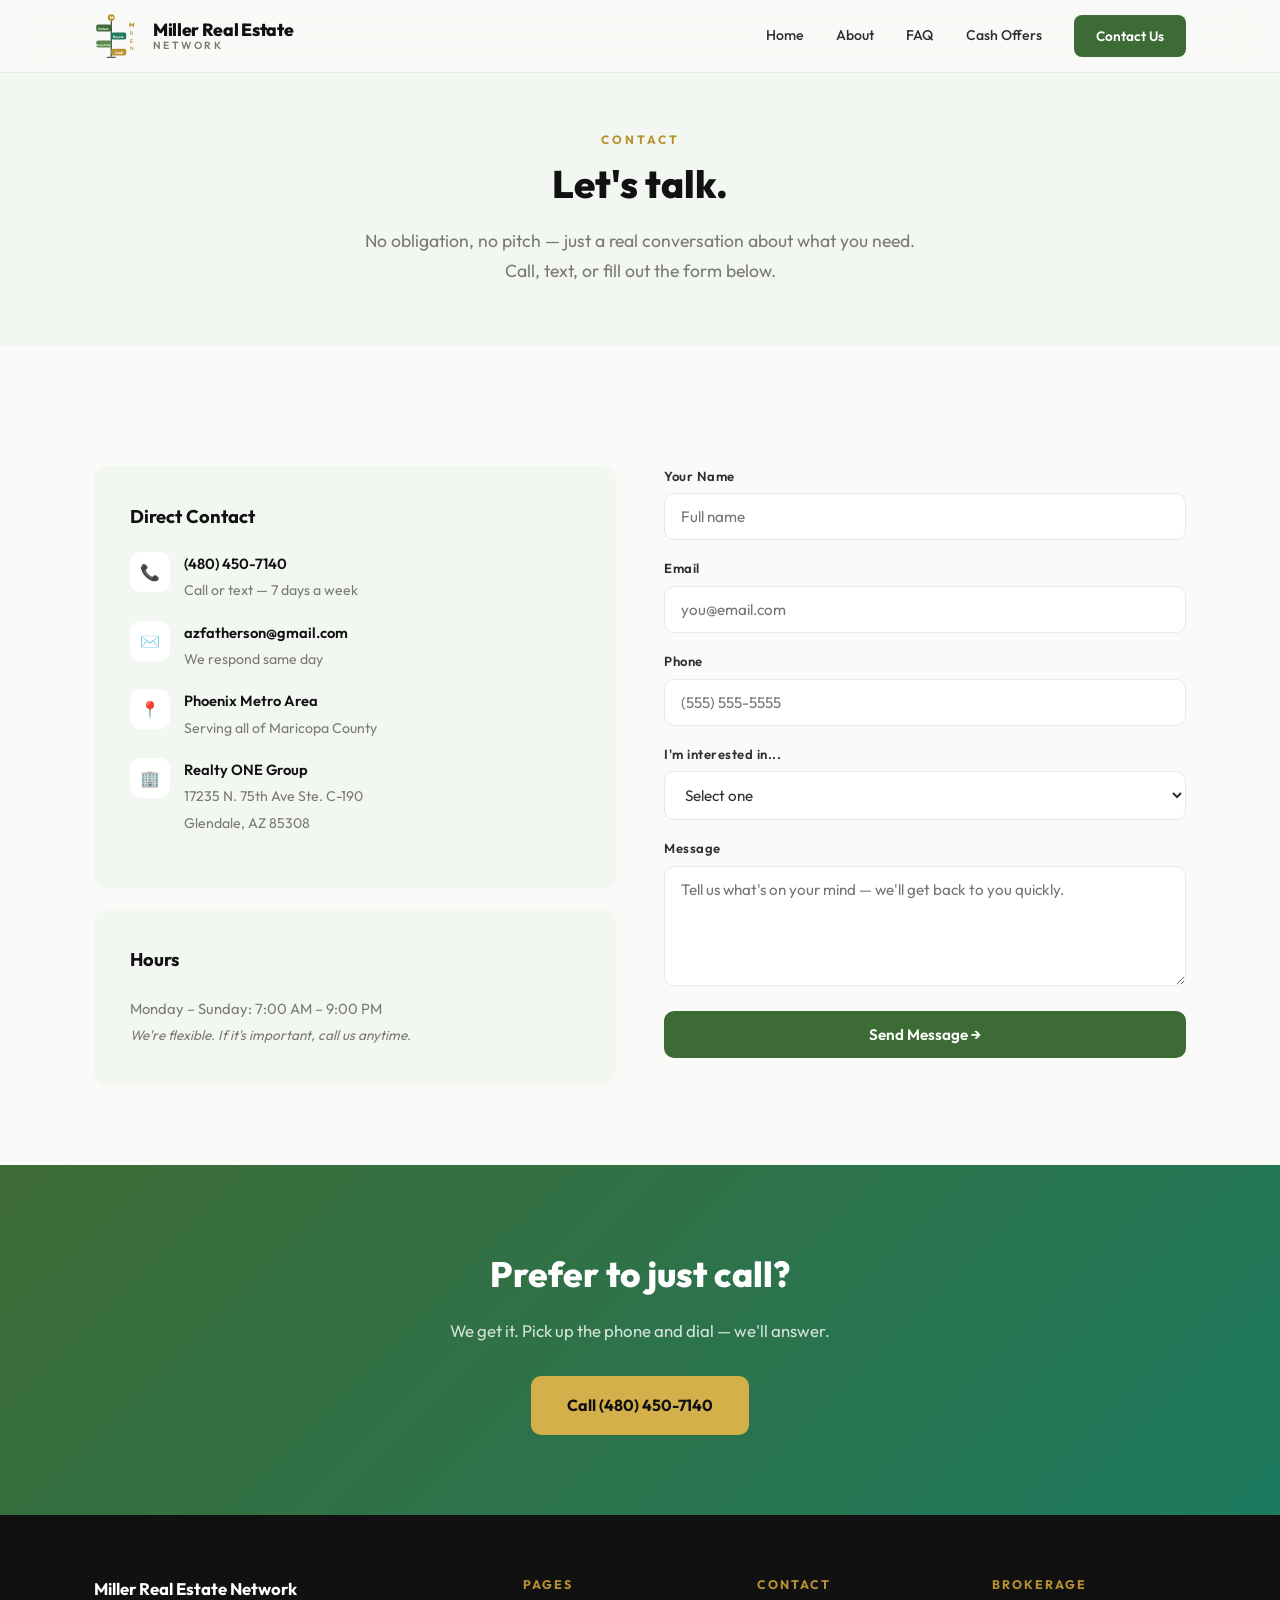
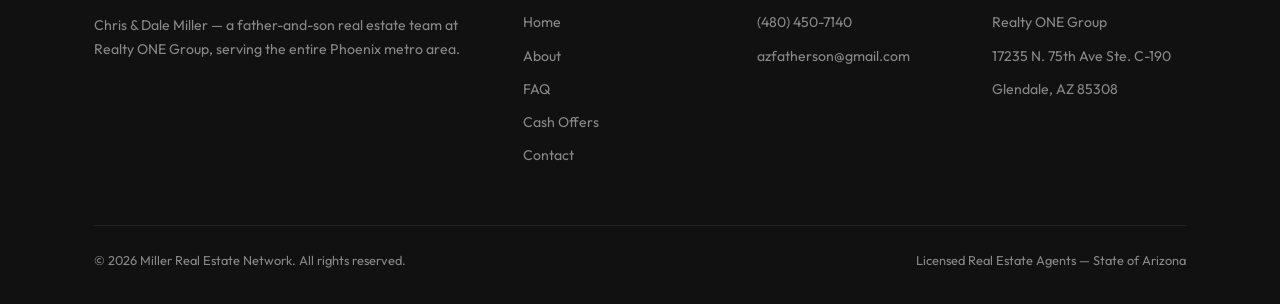
<file: contact.html>
<!DOCTYPE html>
<html lang="en">
<head>
  <meta charset="UTF-8">
  <meta name="viewport" content="width=device-width, initial-scale=1.0">
  <title>Contact Us | Miller Real Estate Network | Phoenix Metro Realtors</title>
  <meta name="description" content="Contact Chris and Dale Miller of Miller Real Estate Network. Call (480) 450-7140 or send us a message. Serving the Phoenix metro area at Realty ONE Group.">
  <link rel="canonical" href="https://millerrealestatenetwork.github.io/contact.html">
  <link rel="stylesheet" href="styles.css">
</head>
<body>
  <!-- HEADER -->
  <header class="site-header" id="siteHeader">
    <nav class="nav-inner">
      <a href="index.html" class="nav-logo">
        <svg viewBox="0 0 78 80" fill="none" xmlns="http://www.w3.org/2000/svg">
          <circle cx="30" cy="8" r="6" fill="#B8922F"/>
          <text x="30" y="11" text-anchor="middle" font-family="Outfit,sans-serif" font-size="7" font-weight="800" fill="#fff">M</text>
          <rect x="29" y="14" width="2" height="62" rx="1" fill="#2F2F2F"/>
          <rect x="22" y="76" width="16" height="2" rx="1" fill="#2F2F2F"/>
          <rect x="4" y="20" width="26" height="12" rx="3" fill="#3D6B35"/>
          <text x="17" y="29" text-anchor="middle" font-family="Outfit,sans-serif" font-size="6" font-weight="600" fill="#fff">Sellers</text>
          <rect x="30" y="34" width="26" height="12" rx="3" fill="#1D7A5F"/>
          <text x="43" y="43" text-anchor="middle" font-family="Outfit,sans-serif" font-size="6" font-weight="600" fill="#fff">Buyers</text>
          <rect x="4" y="48" width="26" height="12" rx="3" fill="#5A8A4F"/>
          <text x="17" y="57" text-anchor="middle" font-family="Outfit,sans-serif" font-size="5" font-weight="600" fill="#fff">Negotiate</text>
          <rect x="30" y="62" width="26" height="12" rx="3" fill="#B8922F"/>
          <text x="43" y="71" text-anchor="middle" font-family="Outfit,sans-serif" font-size="6" font-weight="700" fill="#fff">Sold!</text>
          <text x="66" y="25" text-anchor="middle" font-family="Outfit,sans-serif" font-size="11" font-weight="800" fill="#B8922F">M</text>
          <text x="66" y="39" text-anchor="middle" font-family="Outfit,sans-serif" font-size="9" font-weight="500" fill="#B8922F">R</text>
          <text x="66" y="52" text-anchor="middle" font-family="Outfit,sans-serif" font-size="9" font-weight="500" fill="#B8922F">E</text>
          <text x="66" y="65" text-anchor="middle" font-family="Outfit,sans-serif" font-size="9" font-weight="500" fill="#B8922F">N</text>
        </svg>
        <div class="nav-logo-text"><span class="nav-logo-brand">Miller Real Estate</span><span class="nav-logo-sub">Network</span></div>
      </a>
      <button class="nav-toggle" id="navToggle" aria-label="Toggle navigation"><span></span><span></span><span></span></button>
      <div class="nav-links" id="navLinks">
        <a href="index.html">Home</a><a href="about.html">About</a><a href="faq.html">FAQ</a><a href="cash-offers.html">Cash Offers</a>
        <a href="contact.html" class="nav-cta active">Contact Us</a>
      </div>
    </nav>
  </header>

  <section class="page-header">
    <div class="container">
      <div class="section-label">Contact</div>
      <div class="section-title">Let's talk.</div>
      <p class="section-subtitle" style="margin:0 auto;">No obligation, no pitch — just a real conversation about what you need. Call, text, or fill out the form below.</p>
    </div>
  </section>

  <section class="section">
    <div class="container">
      <div class="contact-grid">
        <!-- Contact Info -->
        <div>
          <div class="contact-info-card">
            <h3>Direct Contact</h3>
            <div class="contact-detail">
              <div class="contact-detail-icon">📞</div>
              <div class="contact-detail-text">
                <strong><a href="tel:4804507140">(480) 450-7140</a></strong>
                <span>Call or text — 7 days a week</span>
              </div>
            </div>
            <div class="contact-detail">
              <div class="contact-detail-icon">✉️</div>
              <div class="contact-detail-text">
                <strong><a href="mailto:azfatherson@gmail.com">azfatherson@gmail.com</a></strong>
                <span>We respond same day</span>
              </div>
            </div>
            <div class="contact-detail">
              <div class="contact-detail-icon">📍</div>
              <div class="contact-detail-text">
                <strong>Phoenix Metro Area</strong>
                <span>Serving all of Maricopa County</span>
              </div>
            </div>
            <div class="contact-detail">
              <div class="contact-detail-icon">🏢</div>
              <div class="contact-detail-text">
                <strong>Realty ONE Group</strong>
                <span>17235 N. 75th Ave Ste. C-190<br>Glendale, AZ 85308</span>
              </div>
            </div>
          </div>

          <div class="contact-info-card" style="margin-top:20px;">
            <h3>Hours</h3>
            <p style="font-size:0.92rem; color:var(--warm-gray); line-height:1.8;">
              Monday – Sunday: 7:00 AM – 9:00 PM<br>
              <em style="font-size:0.85rem;">We're flexible. If it's important, call us anytime.</em>
            </p>
          </div>
        </div>

        <!-- Contact Form -->
        <div>
          <div class="contact-form" id="contactForm">
            <div class="form-group">
              <label for="name">Your Name</label>
              <input type="text" id="name" name="name" placeholder="Full name" required>
            </div>
            <div class="form-group">
              <label for="email">Email</label>
              <input type="email" id="email" name="email" placeholder="you@email.com" required>
            </div>
            <div class="form-group">
              <label for="phone">Phone</label>
              <input type="tel" id="phone" name="phone" placeholder="(555) 555-5555">
            </div>
            <div class="form-group">
              <label for="interest">I'm interested in...</label>
              <select id="interest" name="interest">
                <option value="">Select one</option>
                <option value="selling">Selling my home</option>
                <option value="buying">Buying a home</option>
                <option value="investing">Investment properties</option>
                <option value="cash-offer">Evaluating a cash offer</option>
                <option value="relocation">Relocating to Arizona</option>
                <option value="valuation">Free home valuation</option>
                <option value="other">Something else</option>
              </select>
            </div>
            <div class="form-group">
              <label for="message">Message</label>
              <textarea id="message" name="message" placeholder="Tell us what's on your mind — we'll get back to you quickly."></textarea>
            </div>
            <button type="button" class="btn-primary" onclick="submitForm()" style="width:100%; justify-content:center;">Send Message →</button>
            <p id="formNote" style="font-size:0.82rem; color:var(--warm-gray); text-align:center; margin-top:8px;"></p>
          </div>
        </div>
      </div>
    </div>
  </section>

  <!-- CTA -->
  <section class="cta-section">
    <div class="container">
      <h2>Prefer to just call?</h2>
      <p>We get it. Pick up the phone and dial — we'll answer.</p>
      <a href="tel:4804507140" class="btn-gold">Call (480) 450-7140</a>
    </div>
  </section>

  <!-- FOOTER -->
  <footer class="site-footer">
    <div class="container">
      <div class="footer-grid">
        <div class="footer-brand"><strong style="color:#fff; font-size:1.05rem;">Miller Real Estate Network</strong><p>Chris & Dale Miller — a father-and-son real estate team at Realty ONE Group, serving the entire Phoenix metro area.</p></div>
        <div class="footer-col"><h4>Pages</h4><a href="index.html">Home</a><a href="about.html">About</a><a href="faq.html">FAQ</a><a href="cash-offers.html">Cash Offers</a><a href="contact.html">Contact</a></div>
        <div class="footer-col"><h4>Contact</h4><a href="tel:4804507140">(480) 450-7140</a><a href="mailto:azfatherson@gmail.com">azfatherson@gmail.com</a></div>
        <div class="footer-col"><h4>Brokerage</h4><a>Realty ONE Group</a><a>17235 N. 75th Ave Ste. C-190</a><a>Glendale, AZ 85308</a></div>
      </div>
      <div class="footer-bottom"><span>&copy; 2026 Miller Real Estate Network. All rights reserved.</span><span>Licensed Real Estate Agents — State of Arizona</span></div>
    </div>
  </footer>

  <script>
    document.getElementById('navToggle').addEventListener('click', function() { document.getElementById('navLinks').classList.toggle('open'); });
    window.addEventListener('scroll', function() { document.getElementById('siteHeader').classList.toggle('scrolled', window.scrollY > 10); });

    // Formspree contact form
    function submitForm() {
      const note = document.getElementById('formNote');
      const name = document.getElementById('name').value;
      const email = document.getElementById('email').value;
      if (!name || !email) {
        note.textContent = 'Please fill in your name and email.';
        note.style.color = '#c0392b';
        return;
      }
      const btn = document.querySelector('.btn-primary');
      btn.textContent = 'Sending...';
      btn.disabled = true;

      const data = new FormData();
      data.append('name', name);
      data.append('email', email);
      data.append('phone', document.getElementById('phone').value);
      data.append('interest', document.getElementById('interest').value);
      data.append('message', document.getElementById('message').value);

      fetch('https://formspree.io/f/xjgplyde', {
        method: 'POST',
        body: data,
        headers: { 'Accept': 'application/json' }
      }).then(function(response) {
        if (response.ok) {
          note.textContent = 'Thanks! We\'ll be in touch soon.';
          note.style.color = 'var(--sage)';
          document.getElementById('contactForm').querySelectorAll('input,textarea,select').forEach(el => el.value = '');
        } else {
          note.textContent = 'Something went wrong. Please call us at (480) 450-7140.';
          note.style.color = '#c0392b';
        }
        btn.textContent = 'Send Message →';
        btn.disabled = false;
      }).catch(function() {
        note.textContent = 'Something went wrong. Please call us at (480) 450-7140.';
        note.style.color = '#c0392b';
        btn.textContent = 'Send Message →';
        btn.disabled = false;
      });
    }
  </script>
</body>
</html>
</file>
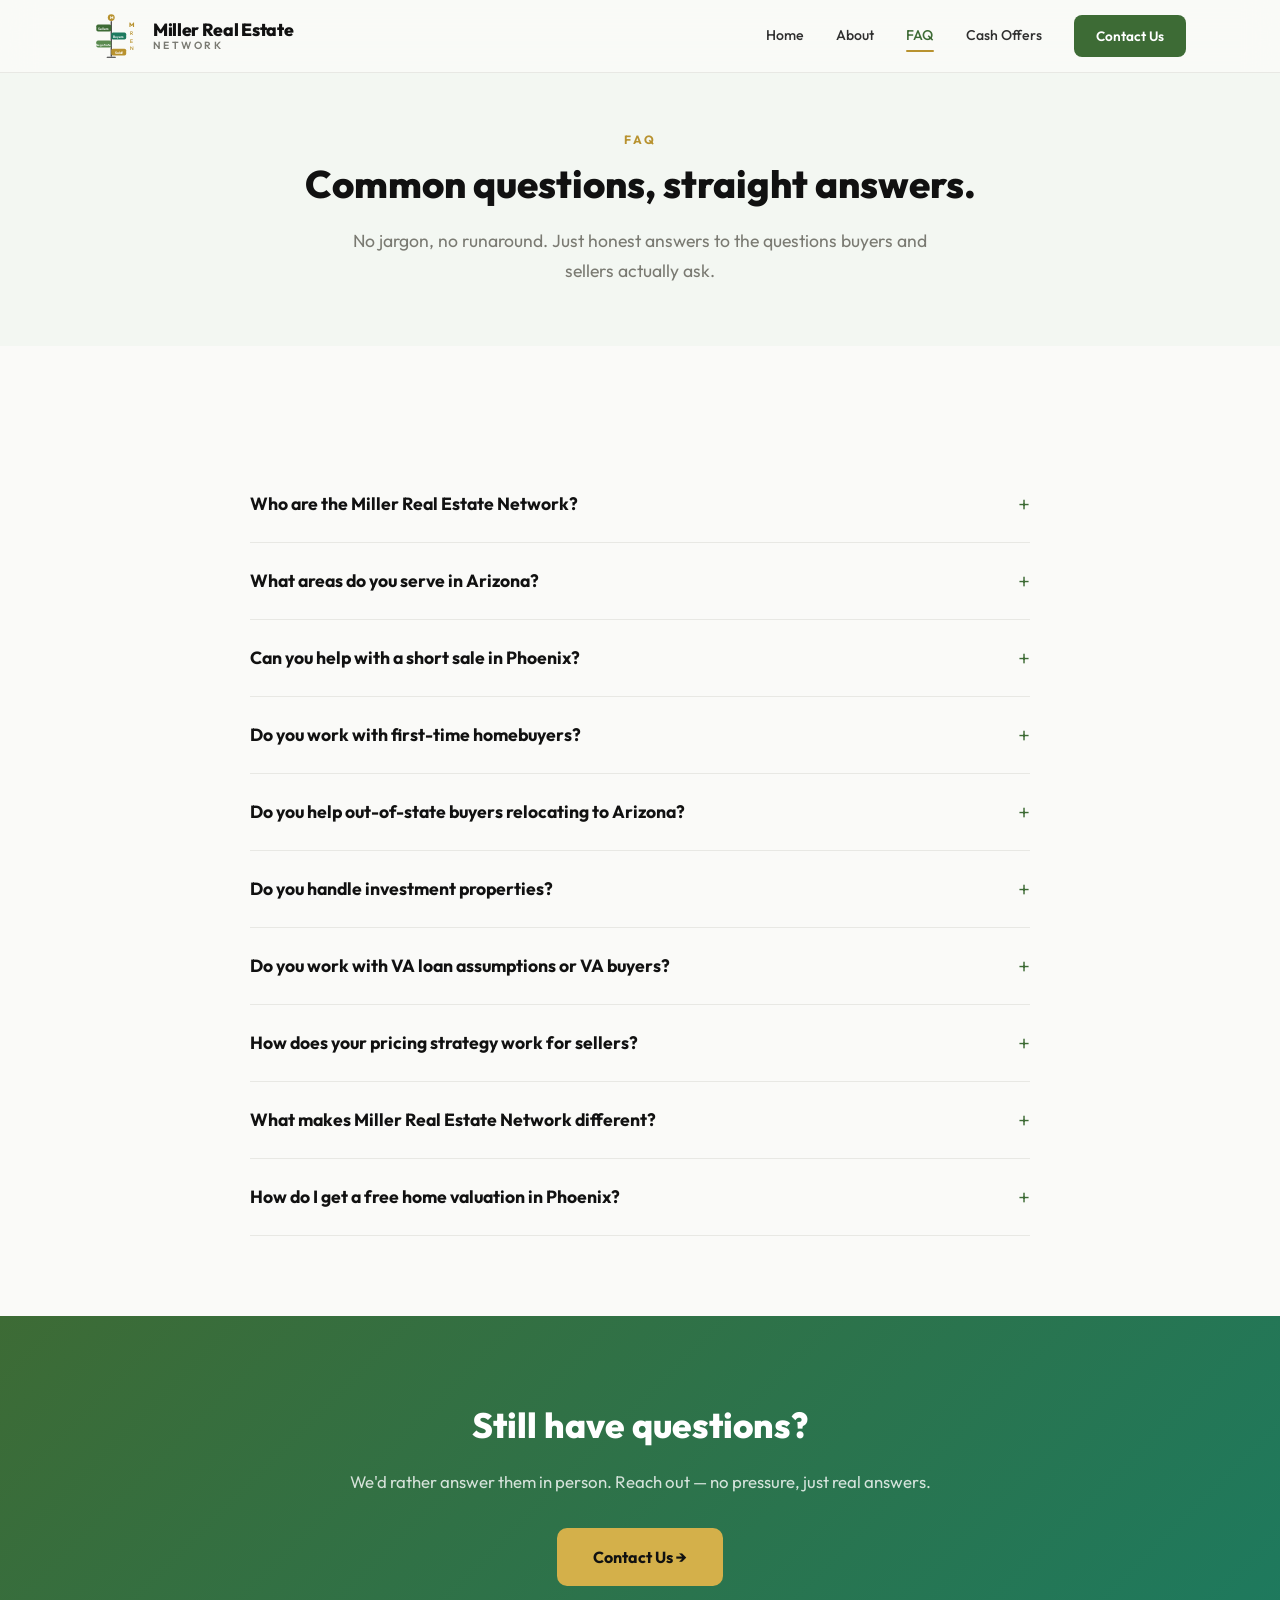
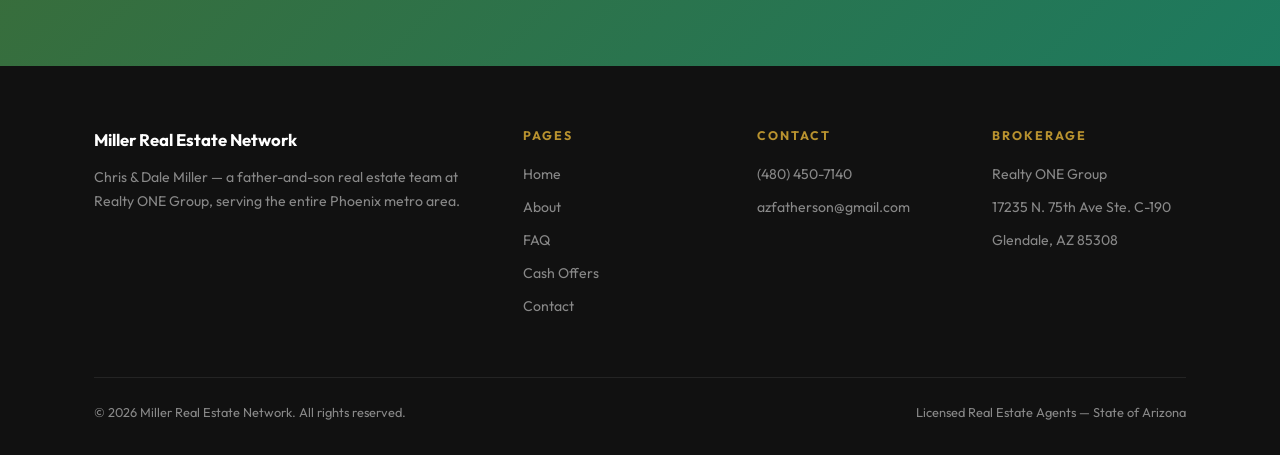
<file: faq.html>
<!DOCTYPE html>
<html lang="en">
<head>
  <meta charset="UTF-8">
  <meta name="viewport" content="width=device-width, initial-scale=1.0">
  <title>FAQ | Miller Real Estate Network | Phoenix Metro Real Estate Questions</title>
  <meta name="description" content="Frequently asked questions about buying, selling, and investing in Phoenix metro real estate. Answered by Chris and Dale Miller of Miller Real Estate Network at Realty ONE Group.">
  <link rel="canonical" href="https://millerrealestatenetwork.github.io/faq.html">
  <link rel="stylesheet" href="styles.css">

  <!-- FAQPage Schema -->
  <script type="application/ld+json">
  {
    "@context": "https://schema.org",
    "@type": "FAQPage",
    "mainEntity": [
      {
        "@type": "Question",
        "name": "Who are the Miller Real Estate Network?",
        "acceptedAnswer": {
          "@type": "Answer",
          "text": "Miller Real Estate Network is Christopher and Dale Miller — a licensed father-and-son real estate team at Realty ONE Group serving the Phoenix metro area in Arizona. Christopher brings a data-driven, tech-forward approach with a BA in Communication and Conflict Negotiation from ASU West. Dale brings decades of experience and relationship-first client service. Together they handle residential sales, short sales, VA loan assumptions, investment properties, relocations, and complex land transactions across Maricopa County."
        }
      },
      {
        "@type": "Question",
        "name": "What areas do you serve in Arizona?",
        "acceptedAnswer": {
          "@type": "Answer",
          "text": "The Miller Real Estate Network serves the entire Phoenix metro area including Phoenix, Scottsdale, Gilbert, Chandler, Mesa, Tempe, Glendale, Peoria, Surprise, Goodyear, Buckeye, Sun City, Sun City West, Fountain Hills, Cave Creek, Paradise Valley, Queen Creek, Apache Junction, Anthem, New River, Litchfield Park, Laveen, Tolleson, Avondale, and the broader Maricopa County region."
        }
      },
      {
        "@type": "Question",
        "name": "Can you help with a short sale in Phoenix?",
        "acceptedAnswer": {
          "@type": "Answer",
          "text": "Yes. The Miller Real Estate Network has direct experience with short sales in the Phoenix metro area. We closed a short sale in under 60 days from contract execution — a timeline most agents and lenders consider exceptionally fast. We handle all lender communication, ensure documentation is submitted proactively, and manage every step to keep the timeline on track."
        }
      },
      {
        "@type": "Question",
        "name": "Do you work with first-time homebuyers?",
        "acceptedAnswer": {
          "@type": "Answer",
          "text": "Yes. We regularly work with first-time homebuyers across the Phoenix metro area. Christopher's communication and negotiation background means we focus on educating you through the entire process — explaining every step, being upfront about what's realistic, and helping you make confident decisions even if it's your first time navigating offers, inspections, and closing."
        }
      },
      {
        "@type": "Question",
        "name": "Do you help out-of-state buyers relocating to Arizona?",
        "acceptedAnswer": {
          "@type": "Answer",
          "text": "Yes. We frequently work with buyers relocating to Arizona from other states, especially California. We understand the tax implications, lifestyle differences, and neighborhood considerations that matter when moving to a new state. We provide remote-friendly service including virtual tours, detailed market data, and a structured relocation timeline so you can make informed decisions before you arrive."
        }
      },
      {
        "@type": "Question",
        "name": "Do you handle investment properties?",
        "acceptedAnswer": {
          "@type": "Answer",
          "text": "Yes. Christopher is an active investor himself with deep knowledge of market data analysis, pricing strategy, and ROI evaluation. Whether you're buying your first rental property, building a portfolio, or analyzing a potential flip, we bring a numbers-first approach that goes beyond what most residential agents offer."
        }
      },
      {
        "@type": "Question",
        "name": "Do you work with VA loan assumptions or VA buyers?",
        "acceptedAnswer": {
          "@type": "Answer",
          "text": "Yes. The Miller Real Estate Network has experience with VA loan assumptions and works with VA-eligible buyers. We understand the nuances of VA financing, including appraisal requirements and assumption processes, and can guide both buyers and sellers through the process."
        }
      },
      {
        "@type": "Question",
        "name": "How does your pricing strategy work for sellers?",
        "acceptedAnswer": {
          "@type": "Answer",
          "text": "We run a full comparative market analysis using real, unfiltered MLS comp data. We then apply professional judgment to filter and weight those comps based on condition, location, concession patterns, and current market velocity. We give you a realistic, data-backed price range and explain the tradeoffs between pricing aggressively versus maximizing time on market. We don't inflate numbers to win your listing."
        }
      },
      {
        "@type": "Question",
        "name": "What makes Miller Real Estate Network different from other agents?",
        "acceptedAnswer": {
          "@type": "Answer",
          "text": "We're a genuine father-and-son team that combines two completely different skillsets. Chris brings data analytics, technology, and negotiation strategy. Dale brings decades of client experience and relationship-first service. We operate as a 50/50 partnership, we're available seven days a week, and we don't play games — we call it how it is. Our clients get honest advice, real market data, and two agents who are genuinely invested in their outcome."
        }
      },
      {
        "@type": "Question",
        "name": "How do I get a free home valuation in Phoenix?",
        "acceptedAnswer": {
          "@type": "Answer",
          "text": "Contact the Miller Real Estate Network at (480) 450-7140 or through our website. We'll run a full comparative market analysis on your property — not an automated Zestimate, but a real analysis using recent closed sales, pending transactions, and active competition in your specific neighborhood. There's no obligation and no pressure."
        }
      }
    ]
  }
  </script>
</head>
<body>
  <!-- HEADER -->
  <header class="site-header" id="siteHeader">
    <nav class="nav-inner">
      <a href="index.html" class="nav-logo">
        <svg viewBox="0 0 78 80" fill="none" xmlns="http://www.w3.org/2000/svg">
          <circle cx="30" cy="8" r="6" fill="#B8922F"/>
          <text x="30" y="11" text-anchor="middle" font-family="Outfit,sans-serif" font-size="7" font-weight="800" fill="#fff">M</text>
          <rect x="29" y="14" width="2" height="62" rx="1" fill="#2F2F2F"/>
          <rect x="22" y="76" width="16" height="2" rx="1" fill="#2F2F2F"/>
          <rect x="4" y="20" width="26" height="12" rx="3" fill="#3D6B35"/>
          <text x="17" y="29" text-anchor="middle" font-family="Outfit,sans-serif" font-size="6" font-weight="600" fill="#fff">Sellers</text>
          <rect x="30" y="34" width="26" height="12" rx="3" fill="#1D7A5F"/>
          <text x="43" y="43" text-anchor="middle" font-family="Outfit,sans-serif" font-size="6" font-weight="600" fill="#fff">Buyers</text>
          <rect x="4" y="48" width="26" height="12" rx="3" fill="#5A8A4F"/>
          <text x="17" y="57" text-anchor="middle" font-family="Outfit,sans-serif" font-size="5" font-weight="600" fill="#fff">Negotiate</text>
          <rect x="30" y="62" width="26" height="12" rx="3" fill="#B8922F"/>
          <text x="43" y="71" text-anchor="middle" font-family="Outfit,sans-serif" font-size="6" font-weight="700" fill="#fff">Sold!</text>
          <text x="66" y="25" text-anchor="middle" font-family="Outfit,sans-serif" font-size="11" font-weight="800" fill="#B8922F">M</text>
          <text x="66" y="39" text-anchor="middle" font-family="Outfit,sans-serif" font-size="9" font-weight="500" fill="#B8922F">R</text>
          <text x="66" y="52" text-anchor="middle" font-family="Outfit,sans-serif" font-size="9" font-weight="500" fill="#B8922F">E</text>
          <text x="66" y="65" text-anchor="middle" font-family="Outfit,sans-serif" font-size="9" font-weight="500" fill="#B8922F">N</text>
        </svg>
        <div class="nav-logo-text">
          <span class="nav-logo-brand">Miller Real Estate</span>
          <span class="nav-logo-sub">Network</span>
        </div>
      </a>
      <button class="nav-toggle" id="navToggle" aria-label="Toggle navigation"><span></span><span></span><span></span></button>
      <div class="nav-links" id="navLinks">
        <a href="index.html">Home</a>
        <a href="about.html">About</a>
        <a href="faq.html" class="active">FAQ</a>
        <a href="cash-offers.html">Cash Offers</a>
        <a href="contact.html" class="nav-cta">Contact Us</a>
      </div>
    </nav>
  </header>

  <!-- PAGE HEADER -->
  <section class="page-header">
    <div class="container">
      <div class="section-label">FAQ</div>
      <div class="section-title">Common questions, straight answers.</div>
      <p class="section-subtitle" style="margin:0 auto;">No jargon, no runaround. Just honest answers to the questions buyers and sellers actually ask.</p>
    </div>
  </section>

  <!-- FAQ LIST -->
  <section class="section">
    <div class="container">
      <div class="faq-list">

        <div class="faq-item">
          <button class="faq-question">Who are the Miller Real Estate Network?</button>
          <div class="faq-answer"><p>We're Christopher and Dale Miller — a licensed father-and-son real estate team at Realty ONE Group serving the Phoenix metro area. Christopher brings a data-driven, tech-forward approach with a BA in Communication and Conflict Negotiation from ASU West. Dale brings decades of experience and relationship-first client service. Together we handle residential sales, short sales, VA loan assumptions, investment properties, relocations, and complex land transactions across Maricopa County.</p></div>
        </div>

        <div class="faq-item">
          <button class="faq-question">What areas do you serve in Arizona?</button>
          <div class="faq-answer"><p>We serve the entire Phoenix metro area including Phoenix, Scottsdale, Gilbert, Chandler, Mesa, Tempe, Glendale, Peoria, Surprise, Goodyear, Buckeye, Sun City, Sun City West, Fountain Hills, Cave Creek, Paradise Valley, Queen Creek, Apache Junction, Anthem, New River, Litchfield Park, Laveen, Tolleson, Avondale, and the broader Maricopa County region.</p></div>
        </div>

        <div class="faq-item">
          <button class="faq-question">Can you help with a short sale in Phoenix?</button>
          <div class="faq-answer"><p>Yes. We have direct experience with short sales in the Phoenix metro area. We closed a short sale in under 60 days from contract execution — a timeline most agents and lenders consider exceptionally fast. We handle all lender communication, submit documentation proactively, and manage every step to keep things on track.</p></div>
        </div>

        <div class="faq-item">
          <button class="faq-question">Do you work with first-time homebuyers?</button>
          <div class="faq-answer"><p>Absolutely. We regularly work with first-time buyers across the Valley. Christopher's communication and negotiation background means we focus on educating you through every step — explaining the process, being upfront about what's realistic, and helping you make confident decisions even if it's your first time navigating offers, inspections, and closing.</p></div>
        </div>

        <div class="faq-item">
          <button class="faq-question">Do you help out-of-state buyers relocating to Arizona?</button>
          <div class="faq-answer"><p>Yes — and we do it a lot, especially for clients moving from California. We understand the tax implications, lifestyle differences, and neighborhood considerations that matter when you're relocating. We offer remote-friendly service including virtual tours, detailed market data, and a structured timeline so you can make informed decisions before you arrive.</p></div>
        </div>

        <div class="faq-item">
          <button class="faq-question">Do you handle investment properties?</button>
          <div class="faq-answer"><p>Yes. Christopher is an active investor himself with deep knowledge of market data analysis, pricing strategy, and ROI evaluation. Whether you're buying your first rental, building a portfolio, or analyzing a potential flip, we bring a numbers-first approach that goes beyond what most residential agents offer.</p></div>
        </div>

        <div class="faq-item">
          <button class="faq-question">Do you work with VA loan assumptions or VA buyers?</button>
          <div class="faq-answer"><p>Yes. We have experience with VA loan assumptions and work with VA-eligible buyers. We understand the nuances of VA financing — including appraisal requirements and assumption processes — and can guide both buyers and sellers through it.</p></div>
        </div>

        <div class="faq-item">
          <button class="faq-question">How does your pricing strategy work for sellers?</button>
          <div class="faq-answer"><p>We run a full comparative market analysis using real, unfiltered MLS comp data. We then apply professional judgment to filter and weight those comps based on condition, location, concession patterns, and market velocity. You'll get a realistic, data-backed price range with a clear explanation of tradeoffs. We don't inflate numbers to win your listing.</p></div>
        </div>

        <div class="faq-item">
          <button class="faq-question">What makes Miller Real Estate Network different?</button>
          <div class="faq-answer"><p>We're a genuine father-and-son team that combines two completely different skillsets. Chris brings data analytics, technology, and negotiation strategy. Dale brings decades of client experience and relationship-first service. We're available seven days a week, we don't play games, and we call it how it is. Our clients get honest advice, real market data, and two agents who are genuinely invested in the outcome.</p></div>
        </div>

        <div class="faq-item">
          <button class="faq-question">How do I get a free home valuation in Phoenix?</button>
          <div class="faq-answer"><p>Call us at (480) 450-7140 or reach out through our contact page. We'll run a full comparative market analysis — not an automated Zestimate, but a real analysis using recent closed sales, pending transactions, and active competition in your specific neighborhood. No obligation, no pressure.</p></div>
        </div>

      </div>
    </div>
  </section>

  <!-- CTA -->
  <section class="cta-section">
    <div class="container">
      <h2>Still have questions?</h2>
      <p>We'd rather answer them in person. Reach out — no pressure, just real answers.</p>
      <a href="contact.html" class="btn-gold">Contact Us →</a>
    </div>
  </section>

  <!-- FOOTER -->
  <footer class="site-footer">
    <div class="container">
      <div class="footer-grid">
        <div class="footer-brand">
          <strong style="color:#fff; font-size:1.05rem;">Miller Real Estate Network</strong>
          <p>Chris & Dale Miller — a father-and-son real estate team at Realty ONE Group, serving the entire Phoenix metro area.</p>
        </div>
        <div class="footer-col"><h4>Pages</h4><a href="index.html">Home</a><a href="about.html">About</a><a href="faq.html">FAQ</a><a href="cash-offers.html">Cash Offers</a><a href="contact.html">Contact</a></div>
        <div class="footer-col"><h4>Contact</h4><a href="tel:4804507140">(480) 450-7140</a><a href="mailto:azfatherson@gmail.com">azfatherson@gmail.com</a></div>
        <div class="footer-col"><h4>Brokerage</h4><a>Realty ONE Group</a><a>17235 N. 75th Ave Ste. C-190</a><a>Glendale, AZ 85308</a></div>
      </div>
      <div class="footer-bottom">
        <span>&copy; 2026 Miller Real Estate Network. All rights reserved.</span>
        <span>Licensed Real Estate Agents — State of Arizona</span>
      </div>
    </div>
  </footer>

  <script>
    document.getElementById('navToggle').addEventListener('click', function() { document.getElementById('navLinks').classList.toggle('open'); });
    window.addEventListener('scroll', function() { document.getElementById('siteHeader').classList.toggle('scrolled', window.scrollY > 10); });
    // FAQ accordion
    document.querySelectorAll('.faq-question').forEach(btn => {
      btn.addEventListener('click', function() {
        const item = this.parentElement;
        const wasOpen = item.classList.contains('open');
        document.querySelectorAll('.faq-item').forEach(i => i.classList.remove('open'));
        if (!wasOpen) item.classList.add('open');
      });
    });
  </script>
</body>
</html>
</file>
<file: styles.css>
/* ============================================
   MILLER REAL ESTATE NETWORK — MREN
   Brand Stylesheet
   Palette: Sage / Teal / Gold / Iron
   Font: Outfit
   ============================================ */

@import url('https://fonts.googleapis.com/css2?family=Outfit:wght@300;400;500;600;700;800&display=swap');

:root {
  --sage: #3D6B35;
  --sage-light: #5A8A4F;
  --sage-dark: #2A4D24;
  --sage-bg: #f3f7f2;
  --sage-bg-deep: #e8f0e6;
  --teal: #1D7A5F;
  --teal-light: #2A9B7A;
  --gold: #B8922F;
  --gold-light: #D4B04A;
  --iron: #2F2F2F;
  --black: #111111;
  --white: #FFFFFF;
  --off-white: #FAFAF8;
  --warm-gray: #7A7A72;
  --light-gray: #E8E8E4;
  --font: 'Outfit', sans-serif;
}

*, *::before, *::after { box-sizing: border-box; margin: 0; padding: 0; }

html { scroll-behavior: smooth; font-size: 16px; }

body {
  font-family: var(--font);
  color: var(--iron);
  background: var(--off-white);
  line-height: 1.65;
  -webkit-font-smoothing: antialiased;
}

img { max-width: 100%; display: block; }
a { color: inherit; text-decoration: none; }
ul { list-style: none; }

/* ---- UTILITY ---- */
.container { max-width: 1140px; margin: 0 auto; padding: 0 24px; }
.section { padding: 80px 0; }
.section-label {
  font-size: 0.75rem;
  font-weight: 700;
  letter-spacing: 3px;
  text-transform: uppercase;
  color: var(--gold);
  margin-bottom: 12px;
}
.section-title {
  font-size: 2.4rem;
  font-weight: 800;
  color: var(--black);
  line-height: 1.15;
  margin-bottom: 20px;
}
.section-subtitle {
  font-size: 1.1rem;
  font-weight: 400;
  color: var(--warm-gray);
  max-width: 580px;
  line-height: 1.7;
}

/* ---- HEADER / NAV ---- */
.site-header {
  position: fixed;
  top: 0; left: 0; right: 0;
  z-index: 1000;
  background: rgba(250,250,248,0.92);
  backdrop-filter: blur(16px);
  -webkit-backdrop-filter: blur(16px);
  border-bottom: 1px solid var(--light-gray);
  transition: box-shadow 0.3s;
}
.site-header.scrolled { box-shadow: 0 2px 24px rgba(0,0,0,0.06); }
.nav-inner {
  display: flex;
  align-items: center;
  justify-content: space-between;
  height: 72px;
  max-width: 1140px;
  margin: 0 auto;
  padding: 0 24px;
}
.nav-logo {
  display: flex;
  align-items: center;
  gap: 14px;
}
.nav-logo svg { height: 46px; width: auto; }
.nav-logo-text {
  display: flex;
  flex-direction: column;
  line-height: 1.15;
}
.nav-logo-brand {
  font-size: 1.1rem;
  font-weight: 800;
  color: var(--black);
  letter-spacing: -0.3px;
}
.nav-logo-sub {
  font-size: 0.65rem;
  font-weight: 600;
  letter-spacing: 2.5px;
  text-transform: uppercase;
  color: var(--warm-gray);
}
.nav-links {
  display: flex;
  align-items: center;
  gap: 32px;
}
.nav-links a {
  font-size: 0.88rem;
  font-weight: 500;
  color: var(--iron);
  transition: color 0.2s;
  position: relative;
}
.nav-links a:hover,
.nav-links a.active { color: var(--sage); }
.nav-links a.active::after {
  content: '';
  position: absolute;
  bottom: -4px;
  left: 0; right: 0;
  height: 2px;
  background: var(--gold);
  border-radius: 1px;
}
.nav-cta {
  font-size: 0.85rem !important;
  font-weight: 600 !important;
  color: var(--white) !important;
  background: var(--sage);
  padding: 10px 22px;
  border-radius: 8px;
  transition: background 0.2s, transform 0.15s;
}
.nav-cta:hover { background: var(--sage-dark); transform: translateY(-1px); }
.nav-cta::after { display: none !important; }

/* Mobile nav */
.nav-toggle {
  display: none;
  flex-direction: column;
  gap: 5px;
  background: none;
  border: none;
  cursor: pointer;
  padding: 4px;
}
.nav-toggle span {
  display: block;
  width: 24px;
  height: 2px;
  background: var(--iron);
  border-radius: 2px;
  transition: 0.3s;
}

@media (max-width: 768px) {
  .nav-toggle { display: flex; }
  .nav-links {
    display: none;
    position: absolute;
    top: 72px;
    left: 0; right: 0;
    background: var(--off-white);
    flex-direction: column;
    padding: 24px;
    gap: 20px;
    border-bottom: 1px solid var(--light-gray);
    box-shadow: 0 8px 24px rgba(0,0,0,0.06);
  }
  .nav-links.open { display: flex; }
}

/* ---- HERO ---- */
.hero {
  padding: 140px 0 80px;
  position: relative;
  overflow: hidden;
}
.hero::before {
  content: '';
  position: absolute;
  top: 0; right: -10%; width: 55%; height: 100%;
  background: linear-gradient(135deg, var(--sage-bg) 0%, var(--sage-bg-deep) 100%);
  border-radius: 0 0 0 120px;
  z-index: -1;
}
.hero-inner {
  display: flex;
  align-items: center;
  gap: 60px;
}
.hero-content { flex: 1; }
.hero-visual { flex: 0 0 380px; }
.hero-label {
  display: inline-flex;
  align-items: center;
  gap: 8px;
  font-size: 0.78rem;
  font-weight: 600;
  letter-spacing: 2px;
  text-transform: uppercase;
  color: var(--teal);
  margin-bottom: 20px;
}
.hero-label::before {
  content: '';
  width: 28px;
  height: 2px;
  background: var(--gold);
}
.hero h1 {
  font-size: 3.2rem;
  font-weight: 800;
  color: var(--black);
  line-height: 1.08;
  margin-bottom: 20px;
  letter-spacing: -1px;
}
.hero h1 span { color: var(--sage); }
.hero-desc {
  font-size: 1.1rem;
  color: var(--warm-gray);
  line-height: 1.75;
  margin-bottom: 32px;
  max-width: 520px;
}
.hero-actions { display: flex; gap: 14px; flex-wrap: wrap; }
.btn-primary {
  display: inline-flex;
  align-items: center;
  gap: 8px;
  font-family: var(--font);
  font-size: 0.95rem;
  font-weight: 600;
  color: var(--white);
  background: var(--sage);
  padding: 14px 28px;
  border-radius: 10px;
  border: none;
  cursor: pointer;
  transition: background 0.2s, transform 0.15s, box-shadow 0.2s;
}
.btn-primary:hover {
  background: var(--sage-dark);
  transform: translateY(-2px);
  box-shadow: 0 6px 20px rgba(61,107,53,0.25);
}
.btn-outline {
  display: inline-flex;
  align-items: center;
  gap: 8px;
  font-family: var(--font);
  font-size: 0.95rem;
  font-weight: 600;
  color: var(--sage);
  background: transparent;
  padding: 14px 28px;
  border-radius: 10px;
  border: 2px solid var(--sage);
  cursor: pointer;
  transition: 0.2s;
}
.btn-outline:hover {
  background: var(--sage);
  color: var(--white);
}

/* Hero signpost logo */
.hero-signpost {
  display: flex;
  justify-content: center;
}
.hero-signpost svg { width: 220px; height: auto; }

@media (max-width: 768px) {
  .hero { padding: 110px 0 60px; }
  .hero::before { display: none; }
  .hero-inner { flex-direction: column; gap: 40px; text-align: center; }
  .hero h1 { font-size: 2.2rem; }
  .hero-desc { margin: 0 auto 28px; }
  .hero-actions { justify-content: center; }
  .hero-visual { flex: none; }
}

/* ---- STATS BAR ---- */
.stats-bar {
  background: var(--iron);
  padding: 40px 0;
}
.stats-grid {
  display: grid;
  grid-template-columns: repeat(4, 1fr);
  gap: 24px;
  text-align: center;
}
.stat-item h3 {
  font-size: 2rem;
  font-weight: 800;
  color: var(--gold);
}
.stat-item p {
  font-size: 0.82rem;
  font-weight: 500;
  color: rgba(255,255,255,0.6);
  letter-spacing: 1px;
  text-transform: uppercase;
  margin-top: 4px;
}
@media (max-width: 768px) {
  .stats-grid { grid-template-columns: repeat(2, 1fr); }
}

/* ---- SERVICES ---- */
.services-grid {
  display: grid;
  grid-template-columns: repeat(3, 1fr);
  gap: 24px;
  margin-top: 40px;
}
.service-card {
  background: var(--white);
  border: 1px solid var(--light-gray);
  border-radius: 14px;
  padding: 32px 28px;
  transition: transform 0.25s, box-shadow 0.25s, border-color 0.25s;
}
.service-card:hover {
  transform: translateY(-4px);
  box-shadow: 0 12px 32px rgba(0,0,0,0.06);
  border-color: var(--sage-light);
}
.service-icon {
  width: 48px; height: 48px;
  background: var(--sage-bg);
  border-radius: 12px;
  display: flex;
  align-items: center;
  justify-content: center;
  margin-bottom: 18px;
  color: var(--sage);
  font-size: 1.3rem;
}
.service-card h3 {
  font-size: 1.1rem;
  font-weight: 700;
  color: var(--black);
  margin-bottom: 10px;
}
.service-card p {
  font-size: 0.92rem;
  color: var(--warm-gray);
  line-height: 1.65;
}
@media (max-width: 768px) {
  .services-grid { grid-template-columns: 1fr; }
}

/* ---- ABOUT PREVIEW ---- */
.about-preview {
  background: var(--sage-bg);
}
.about-inner {
  display: flex;
  align-items: center;
  gap: 60px;
}
.about-text { flex: 1; }
.about-image {
  flex: 0 0 440px;
  height: 300px;
  background: linear-gradient(135deg, var(--sage) 0%, var(--teal) 100%);
  border-radius: 18px;
  display: flex;
  align-items: center;
  justify-content: center;
  overflow: hidden;
}
.about-placeholder {
  color: rgba(255,255,255,0.4);
  font-size: 0.85rem;
  font-weight: 500;
  text-align: center;
  letter-spacing: 1px;
}
.about-text p {
  font-size: 1.05rem;
  color: var(--iron);
  line-height: 1.75;
  margin-bottom: 24px;
}
@media (max-width: 768px) {
  .about-inner { flex-direction: column-reverse; gap: 32px; }
  .about-image { flex: none; width: 100%; height: 260px; }
}

/* ---- AREAS ---- */
.areas-list {
  display: flex;
  flex-wrap: wrap;
  gap: 10px;
  margin-top: 32px;
}
.area-tag {
  font-size: 0.85rem;
  font-weight: 500;
  color: var(--sage);
  background: var(--sage-bg);
  padding: 8px 18px;
  border-radius: 100px;
  border: 1px solid rgba(61,107,53,0.15);
  transition: 0.2s;
}
.area-tag:hover {
  background: var(--sage);
  color: var(--white);
}

/* ---- TESTIMONIALS ---- */
.testimonials { background: var(--iron); color: var(--white); }
.testimonials .section-title { color: var(--white); }
.testimonials .section-label { color: var(--gold); }
.testimonial-grid {
  display: grid;
  grid-template-columns: repeat(2, 1fr);
  gap: 24px;
  margin-top: 40px;
}
.testimonial-card {
  background: rgba(255,255,255,0.06);
  border: 1px solid rgba(255,255,255,0.1);
  border-radius: 14px;
  padding: 32px;
}
.testimonial-stars {
  color: var(--gold);
  font-size: 1rem;
  margin-bottom: 14px;
  letter-spacing: 2px;
}
.testimonial-card p {
  font-size: 1rem;
  line-height: 1.7;
  color: rgba(255,255,255,0.85);
  margin-bottom: 18px;
  font-style: italic;
}
.testimonial-name {
  font-size: 0.85rem;
  font-weight: 600;
  color: var(--gold-light);
}
@media (max-width: 768px) {
  .testimonial-grid { grid-template-columns: 1fr; }
}

/* ---- CTA SECTION ---- */
.cta-section {
  background: linear-gradient(135deg, var(--sage) 0%, var(--teal) 100%);
  text-align: center;
  padding: 80px 0;
}
.cta-section h2 {
  font-size: 2.2rem;
  font-weight: 800;
  color: var(--white);
  margin-bottom: 14px;
}
.cta-section p {
  font-size: 1.05rem;
  color: rgba(255,255,255,0.8);
  margin-bottom: 32px;
}
.btn-gold {
  display: inline-flex;
  align-items: center;
  gap: 8px;
  font-family: var(--font);
  font-size: 1rem;
  font-weight: 700;
  color: var(--black);
  background: var(--gold-light);
  padding: 16px 36px;
  border-radius: 10px;
  border: none;
  cursor: pointer;
  transition: 0.2s;
}
.btn-gold:hover { background: var(--gold); transform: translateY(-2px); }

/* ---- FOOTER ---- */
.site-footer {
  background: var(--black);
  color: rgba(255,255,255,0.5);
  padding: 60px 0 32px;
}
.footer-grid {
  display: grid;
  grid-template-columns: 2fr 1fr 1fr 1fr;
  gap: 40px;
}
.footer-brand p {
  font-size: 0.88rem;
  line-height: 1.7;
  margin-top: 12px;
}
.footer-col h4 {
  font-size: 0.78rem;
  font-weight: 700;
  letter-spacing: 2px;
  text-transform: uppercase;
  color: var(--gold);
  margin-bottom: 16px;
}
.footer-col a {
  display: block;
  font-size: 0.88rem;
  color: rgba(255,255,255,0.5);
  margin-bottom: 10px;
  transition: color 0.2s;
}
.footer-col a:hover { color: var(--white); }
.footer-bottom {
  margin-top: 48px;
  padding-top: 24px;
  border-top: 1px solid rgba(255,255,255,0.08);
  display: flex;
  justify-content: space-between;
  align-items: center;
  font-size: 0.8rem;
}
@media (max-width: 768px) {
  .footer-grid { grid-template-columns: 1fr 1fr; }
  .footer-bottom { flex-direction: column; gap: 10px; text-align: center; }
}

/* ---- FAQ PAGE ---- */
.page-header {
  padding: 130px 0 60px;
  background: var(--sage-bg);
  text-align: center;
}
.faq-list { margin-top: 40px; max-width: 780px; margin-left: auto; margin-right: auto; }
.faq-item {
  border-bottom: 1px solid var(--light-gray);
  padding: 24px 0;
}
.faq-question {
  font-size: 1.1rem;
  font-weight: 700;
  color: var(--black);
  cursor: pointer;
  display: flex;
  align-items: center;
  justify-content: space-between;
  gap: 16px;
  background: none;
  border: none;
  width: 100%;
  text-align: left;
  font-family: var(--font);
  padding: 0;
}
.faq-question::after {
  content: '+';
  font-size: 1.4rem;
  font-weight: 300;
  color: var(--sage);
  flex-shrink: 0;
  transition: transform 0.3s;
}
.faq-item.open .faq-question::after {
  content: '−';
}
.faq-answer {
  max-height: 0;
  overflow: hidden;
  transition: max-height 0.35s ease, padding 0.35s ease;
}
.faq-item.open .faq-answer {
  max-height: 600px;
  padding-top: 14px;
}
.faq-answer p {
  font-size: 0.95rem;
  color: var(--warm-gray);
  line-height: 1.75;
}

/* ---- CONTACT PAGE ---- */
.contact-grid {
  display: grid;
  grid-template-columns: 1fr 1fr;
  gap: 48px;
  margin-top: 40px;
}
.contact-info-card {
  background: var(--sage-bg);
  border-radius: 14px;
  padding: 36px;
}
.contact-info-card h3 {
  font-size: 1.15rem;
  font-weight: 700;
  color: var(--black);
  margin-bottom: 20px;
}
.contact-detail {
  display: flex;
  align-items: flex-start;
  gap: 14px;
  margin-bottom: 18px;
}
.contact-detail-icon {
  width: 40px; height: 40px;
  background: var(--white);
  border-radius: 10px;
  display: flex;
  align-items: center;
  justify-content: center;
  flex-shrink: 0;
  color: var(--sage);
  font-size: 1rem;
}
.contact-detail-text strong {
  display: block;
  font-size: 0.92rem;
  font-weight: 600;
  color: var(--black);
}
.contact-detail-text span {
  font-size: 0.88rem;
  color: var(--warm-gray);
}
.contact-form {
  display: flex;
  flex-direction: column;
  gap: 18px;
}
.form-group label {
  display: block;
  font-size: 0.82rem;
  font-weight: 600;
  color: var(--iron);
  margin-bottom: 6px;
  letter-spacing: 0.5px;
}
.form-group input,
.form-group textarea,
.form-group select {
  width: 100%;
  font-family: var(--font);
  font-size: 0.95rem;
  color: var(--iron);
  background: var(--white);
  border: 1.5px solid var(--light-gray);
  border-radius: 10px;
  padding: 13px 16px;
  transition: border-color 0.2s, box-shadow 0.2s;
}
.form-group input:focus,
.form-group textarea:focus,
.form-group select:focus {
  outline: none;
  border-color: var(--sage);
  box-shadow: 0 0 0 3px rgba(61,107,53,0.1);
}
.form-group textarea { resize: vertical; min-height: 120px; }

@media (max-width: 768px) {
  .contact-grid { grid-template-columns: 1fr; }
}

/* ---- ABOUT PAGE ---- */
.about-hero {
  display: flex;
  gap: 60px;
  align-items: center;
  margin-top: 40px;
}
.about-hero-img {
  flex: 0 0 480px;
  height: 320px;
  background: linear-gradient(135deg, var(--sage) 0%, var(--teal) 100%);
  border-radius: 18px;
  display: flex;
  align-items: center;
  justify-content: center;
  overflow: hidden;
}
.about-hero-text { flex: 1; }
.about-hero-text h2 {
  font-size: 2rem;
  font-weight: 800;
  color: var(--black);
  margin-bottom: 18px;
  line-height: 1.15;
}
.about-hero-text p {
  font-size: 1rem;
  color: var(--warm-gray);
  line-height: 1.75;
  margin-bottom: 16px;
}
.team-grid {
  display: grid;
  grid-template-columns: 1fr 1fr;
  gap: 32px;
  margin-top: 40px;
}
.team-card {
  background: var(--white);
  border: 1px solid var(--light-gray);
  border-radius: 14px;
  padding: 36px;
}
.team-card h3 {
  font-size: 1.3rem;
  font-weight: 700;
  color: var(--black);
  margin-bottom: 6px;
}
.team-card .team-role {
  font-size: 0.82rem;
  font-weight: 600;
  color: var(--teal);
  letter-spacing: 1px;
  text-transform: uppercase;
  margin-bottom: 16px;
}
.team-card p {
  font-size: 0.95rem;
  color: var(--warm-gray);
  line-height: 1.7;
}
@media (max-width: 768px) {
  .about-hero { flex-direction: column; gap: 32px; }
  .about-hero-img { flex: none; width: 100%; height: 280px; }
  .team-grid { grid-template-columns: 1fr; }
}

/* ---- CASH OFFERS PAGE ---- */
.benefits-grid {
  display: grid;
  grid-template-columns: repeat(3, 1fr);
  gap: 24px;
  margin-top: 40px;
}
.benefit-card {
  background: var(--white);
  border: 1px solid var(--light-gray);
  border-radius: 14px;
  padding: 28px;
  text-align: center;
}
.benefit-number {
  font-size: 2rem;
  font-weight: 800;
  color: var(--gold);
  margin-bottom: 8px;
}
.benefit-card h3 {
  font-size: 1rem;
  font-weight: 700;
  color: var(--black);
  margin-bottom: 10px;
}
.benefit-card p {
  font-size: 0.88rem;
  color: var(--warm-gray);
  line-height: 1.65;
}
@media (max-width: 768px) {
  .benefits-grid { grid-template-columns: 1fr; }
}

/* ---- ANIMATIONS ---- */
.fade-in {
  opacity: 0;
  transform: translateY(20px);
  transition: opacity 0.6s ease, transform 0.6s ease;
}
.fade-in.visible {
  opacity: 1;
  transform: translateY(0);
}
</file>
